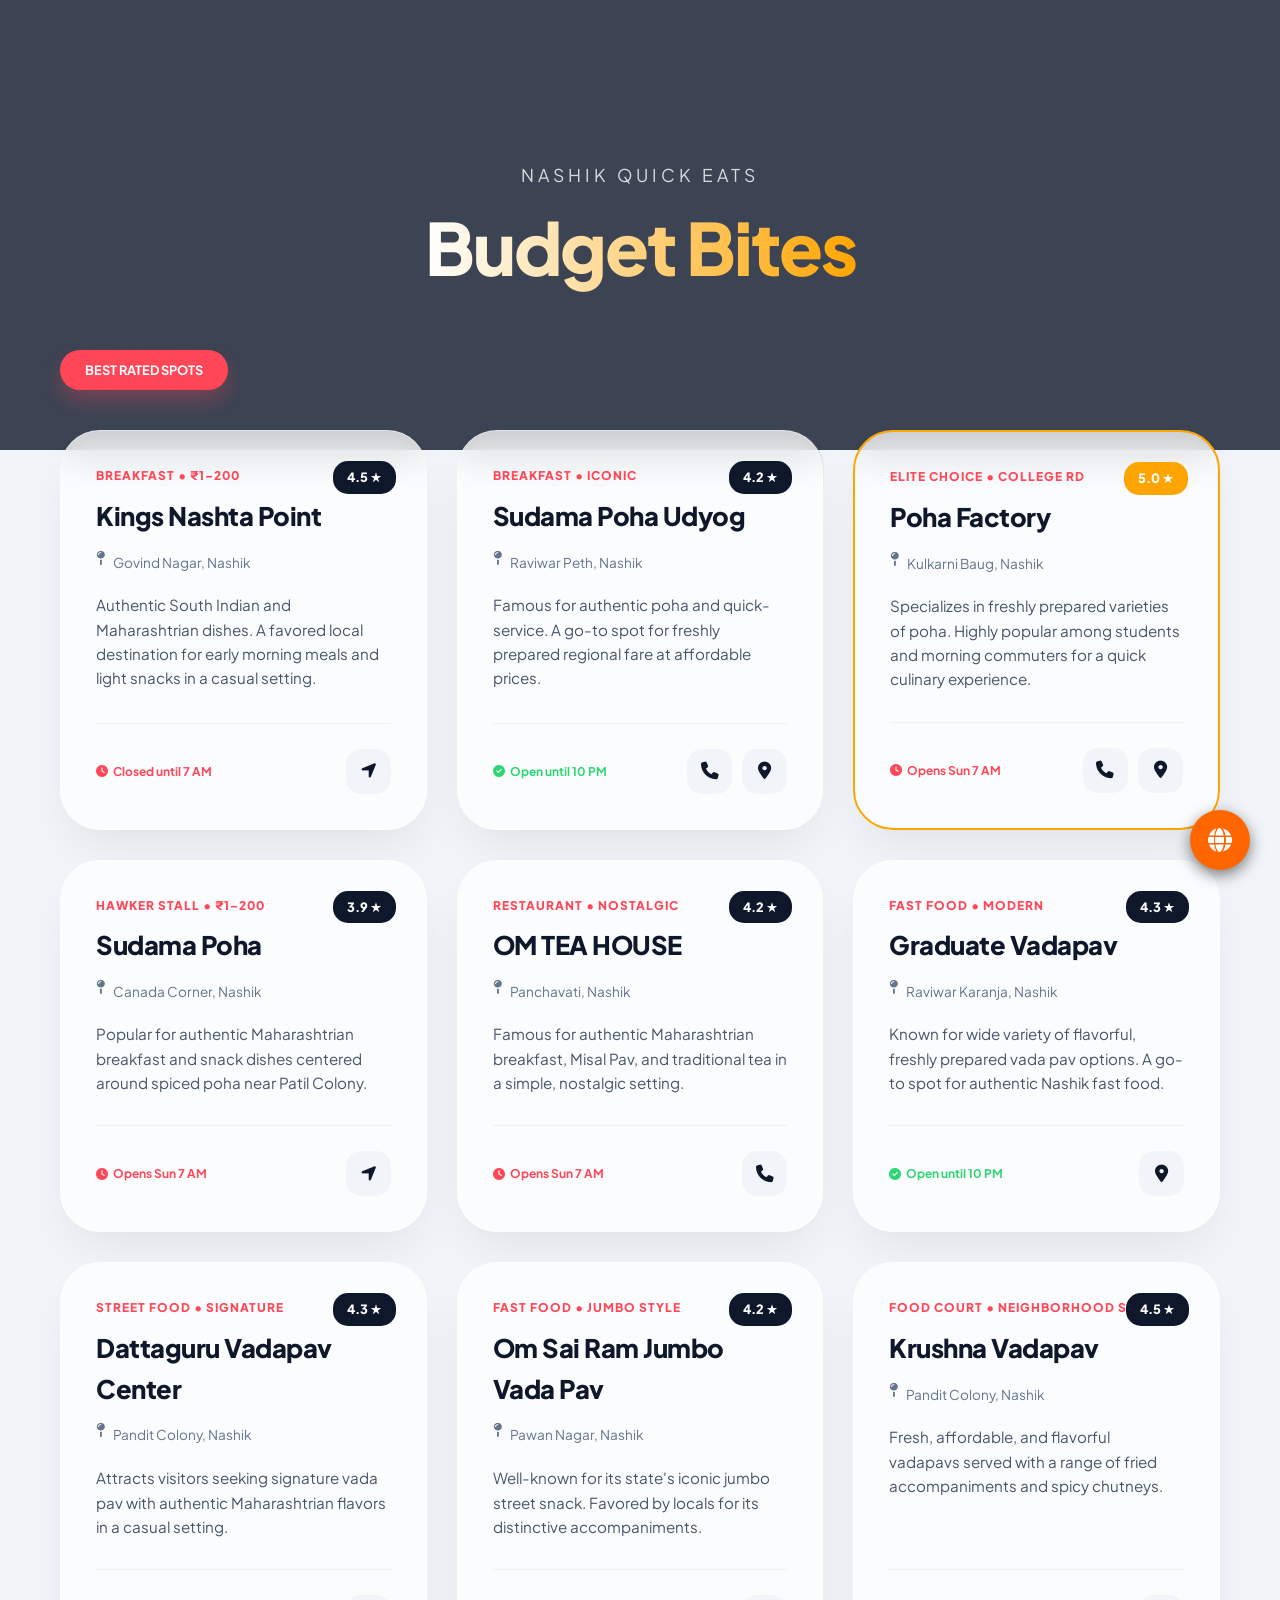
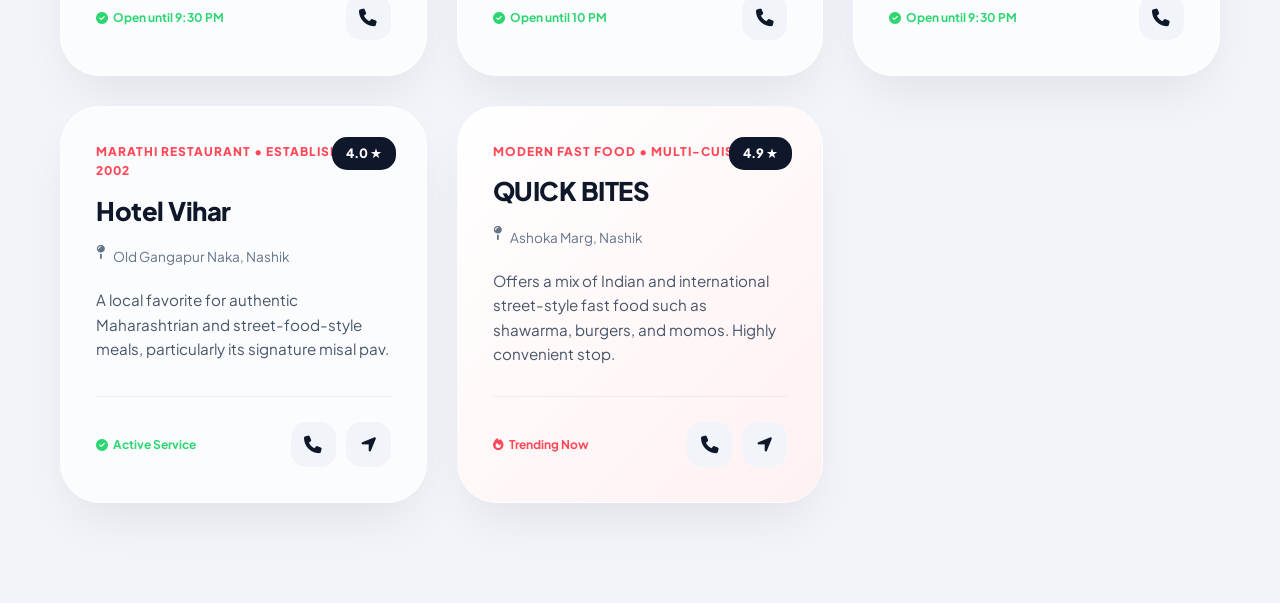
<file: Budget&QuickBites.html>
<!DOCTYPE html>
<html lang="en">
<head>
    <meta charset="UTF-8">
    <meta name="viewport" content="width=device-width, initial-scale=1.0">
    <title>Budget & Quick Bites | Nashik Elite Guide</title>
    <link rel="stylesheet" href="https://cdnjs.cloudflare.com/ajax/libs/font-awesome/6.5.1/css/all.min.css">
    <meta charset="UTF-8">
    <meta name="google" content="notranslate"> <link rel="stylesheet" href="style.css">
    <style>
        @import url('https://fonts.googleapis.com/css2?family=Plus+Jakarta+Sans:wght@300;400;600;800&display=swap');

        :root {
            --primary: #ff4757;
            --accent: #ffa502;
            --dark: #0f172a;
            --glass: rgba(255, 255, 255, 0.7);
            --bg: #f1f5f9;
        }

        * { margin: 0; padding: 0; box-sizing: border-box; transition: all 0.4s cubic-bezier(0.165, 0.84, 0.44, 1); }

        body {
            font-family: 'Plus Jakarta Sans', sans-serif;
            background-color: var(--bg);
            color: var(--dark);
            line-height: 1.6;
        }

        /* Luxury Header */
        header {
            height: 50vh;
            background: linear-gradient(rgba(15, 23, 42, 0.8), rgba(15, 23, 42, 0.8)), 
                        url('https://images.unsplash.com/photo-1534422298391-e4f8c172dddb?auto=format&fit=crop&w=1500&q=80');
            background-size: cover;
            background-attachment: fixed;
            display: flex;
            flex-direction: column;
            justify-content: center;
            align-items: center;
            text-align: center;
            color: white;
            padding: 20px;
        }

        header h1 {
            font-size: clamp(2.5rem, 8vw, 4.5rem);
            font-weight: 800;
            letter-spacing: -2px;
            background: linear-gradient(to right, #ffffff, #ffa502);
            background-clip: text;
            -webkit-text-fill-color: transparent;
        }

        header p { font-size: 1.1rem; letter-spacing: 4px; text-transform: uppercase; margin-top: 15px; opacity: 0.8; }

        /* Main Container */
        .container {
            max-width: 1200px;
            margin: -100px auto 100px;
            padding: 0 20px;
            position: relative;
        }

        .section-tag {
            background: var(--primary);
            color: white;
            padding: 10px 25px;
            border-radius: 50px;
            display: inline-block;
            font-weight: 700;
            font-size: 0.8rem;
            text-transform: uppercase;
            margin-bottom: 40px;
            box-shadow: 0 10px 20px rgba(255, 71, 87, 0.3);
        }

        /* Ultra Premium Card Grid */
        .grid {
            display: grid;
            grid-template-columns: repeat(auto-fill, minmax(350px, 1fr));
            gap: 30px;
        }

        .card {
            background: var(--glass);
            backdrop-filter: blur(20px);
            border: 1px solid rgba(255, 255, 255, 0.4);
            border-radius: 40px;
            padding: 35px;
            position: relative;
            box-shadow: 0 25px 50px -12px rgba(0, 0, 0, 0.08);
            display: flex;
            flex-direction: column;
        }

        .card:hover {
            transform: translateY(-15px);
            background: white;
            box-shadow: 0 40px 80px rgba(0, 0, 0, 0.12);
            border-color: var(--accent);
        }

        .rating-badge {
            position: absolute;
            top: 30px;
            right: 30px;
            background: var(--dark);
            color: white;
            padding: 6px 14px;
            border-radius: 15px;
            font-weight: 800;
            font-size: 0.8rem;
        }

        .type-tag {
            color: var(--primary);
            font-weight: 800;
            text-transform: uppercase;
            font-size: 0.75rem;
            letter-spacing: 1px;
            margin-bottom: 10px;
        }

        .card h2 {
            font-size: 1.6rem;
            font-weight: 800;
            margin-bottom: 15px;
            letter-spacing: -0.5px;
        }

        .address {
            font-size: 0.85rem;
            color: #64748b;
            margin-bottom: 20px;
            display: flex;
            gap: 8px;
        }

        .description {
            font-size: 0.95rem;
            color: #475569;
            margin-bottom: 30px;
            flex-grow: 1;
        }

        /* Card Footer Actions */
        .card-footer {
            display: flex;
            justify-content: space-between;
            align-items: center;
            padding-top: 25px;
            border-top: 1px solid rgba(0,0,0,0.05);
        }

        .status {
            font-size: 0.75rem;
            font-weight: 700;
            display: flex;
            align-items: center;
            gap: 5px;
        }

        .status.open { color: #2ed573; }
        .status.closed { color: #ff4757; }

        .btn-box { display: flex; gap: 10px; }

        .btn {
            width: 45px;
            height: 45px;
            border-radius: 15px;
            display: flex;
            align-items: center;
            justify-content: center;
            text-decoration: none;
            font-size: 1.1rem;
            background: #f1f5f9;
            color: var(--dark);
        }

        .btn:hover {
            background: var(--dark);
            color: white;
            transform: rotate(10deg);
        }

        /* Mobile Adjustments */
        @media (max-width: 600px) {
            .grid { grid-template-columns: 1fr; }
            header h1 { font-size: 2.5rem; }
        }
    </style>
</head>
<body>
    <div class="lang-fab" onclick="toggleLangMenu()">
        <i class="fas fa-globe"></i>
    </div>

    <div class="lang-menu" id="langMenu">
        <div class="lang-grid">
            <button onclick="changeLang('en')">English</button>
            <button onclick="changeLang('hi')">हिंदी</button>
            <button onclick="changeLang('mr')">मराठी</button>
            <button onclick="changeLang('bn')">বাংলা</button>
            <button onclick="changeLang('te')">తెలుగు</button>
            <button onclick="changeLang('ta')">தமிழ்</button>
            <button onclick="changeLang('gu')">ગુજરાતી</button>
            <button onclick="changeLang('kn')">ಕನ್ನಡ</button>
            <button onclick="changeLang('pa')">ਪੰਜਾਬੀ</button>
            <button onclick="changeLang('ml')">മലയാളം</button>
        </div>
    </div>

    <div id="google_translate_element"></div>

    <script src="script.js"></script>
    <script type="text/javascript" src="https://translate.google.com/translate_a/element.js?cb=googleTranslateElementInit"></script>


    <header>
        <p>Nashik Quick Eats</p>
        <h1>Budget Bites</h1>
    </header>

    <div class="container">
        <div class="section-tag">Best Rated Spots</div>
        
        <div class="grid">
            
            <div class="card">
                <div class="rating-badge">4.5 ★</div>
                <div class="type-tag">Breakfast • ₹1–200</div>
                <h2>Kings Nashta Point</h2>
                <p class="address"><i class="fas fa-map-pin"></i> Govind Nagar, Nashik</p>
                <p class="description">Authentic South Indian and Maharashtrian dishes. A favored local destination for early morning meals and light snacks in a casual setting.</p>
                <div class="card-footer">
                    <div class="status closed"><i class="fas fa-clock"></i> Closed until 7 AM</div>
                    <div class="btn-box">
                        <a href="#" class="btn"><i class="fas fa-location-arrow"></i></a>
                    </div>
                </div>
            </div>

            <div class="card">
                <div class="rating-badge">4.2 ★</div>
                <div class="type-tag">Breakfast • Iconic</div>
                <h2>Sudama Poha Udyog</h2>
                <p class="address"><i class="fas fa-map-pin"></i> Raviwar Peth, Nashik</p>
                <p class="description">Famous for authentic poha and quick-service. A go-to spot for freshly prepared regional fare at affordable prices.</p>
                <div class="card-footer">
                    <div class="status open"><i class="fas fa-check-circle"></i> Open until 10 PM</div>
                    <div class="btn-box">
                        <a href="tel:02532501049" class="btn"><i class="fas fa-phone"></i></a>
                        <a href="#" class="btn"><i class="fas fa-map-marker-alt"></i></a>
                    </div>
                </div>
            </div>

            <div class="card" style="border: 2px solid var(--accent);">
                <div class="rating-badge" style="background: var(--accent);">5.0 ★</div>
                <div class="type-tag">Elite Choice • College Rd</div>
                <h2>Poha Factory</h2>
                <p class="address"><i class="fas fa-map-pin"></i> Kulkarni Baug, Nashik</p>
                <p class="description">Specializes in freshly prepared varieties of poha. Highly popular among students and morning commuters for a quick culinary experience.</p>
                <div class="card-footer">
                    <div class="status closed"><i class="fas fa-clock"></i> Opens Sun 7 AM</div>
                    <div class="btn-box">
                        <a href="tel:08806411789" class="btn"><i class="fas fa-phone"></i></a>
                        <a href="#" class="btn"><i class="fas fa-map-marker-alt"></i></a>
                    </div>
                </div>
            </div>

            <div class="card">
                <div class="rating-badge">3.9 ★</div>
                <div class="type-tag">Hawker Stall • ₹1–200</div>
                <h2>Sudama Poha</h2>
                <p class="address"><i class="fas fa-map-pin"></i> Canada Corner, Nashik</p>
                <p class="description">Popular for authentic Maharashtrian breakfast and snack dishes centered around spiced poha near Patil Colony.</p>
                <div class="card-footer">
                    <div class="status closed"><i class="fas fa-clock"></i> Opens Sun 7 AM</div>
                    <div class="btn-box">
                        <a href="#" class="btn"><i class="fas fa-location-arrow"></i></a>
                    </div>
                </div>
            </div>

            <div class="card">
                <div class="rating-badge">4.2 ★</div>
                <div class="type-tag">Restaurant • Nostalgic</div>
                <h2>OM TEA HOUSE</h2>
                <p class="address"><i class="fas fa-map-pin"></i> Panchavati, Nashik</p>
                <p class="description">Famous for authentic Maharashtrian breakfast, Misal Pav, and traditional tea in a simple, nostalgic setting.</p>
                <div class="card-footer">
                    <div class="status closed"><i class="fas fa-clock"></i> Opens Sun 7 AM</div>
                    <div class="btn-group">
                        <a href="tel:08605803344" class="btn"><i class="fas fa-phone"></i></a>
                    </div>
                </div>
            </div>

            <div class="card">
                <div class="rating-badge">4.3 ★</div>
                <div class="type-tag">Fast Food • Modern</div>
                <h2>Graduate Vadapav</h2>
                <p class="address"><i class="fas fa-map-pin"></i> Raviwar Karanja, Nashik</p>
                <p class="description">Known for wide variety of flavorful, freshly prepared vada pav options. A go-to spot for authentic Nashik fast food.</p>
                <div class="card-footer">
                    <div class="status open"><i class="fas fa-check-circle"></i> Open until 10 PM</div>
                    <div class="btn-box">
                        <a href="#" class="btn"><i class="fas fa-map-marker-alt"></i></a>
                    </div>
                </div>
            </div>

            <div class="card">
                <div class="rating-badge">4.3 ★</div>
                <div class="type-tag">Street Food • Signature</div>
                <h2>Dattaguru Vadapav Center</h2>
                <p class="address"><i class="fas fa-map-pin"></i> Pandit Colony, Nashik</p>
                <p class="description">Attracts visitors seeking signature vada pav with authentic Maharashtrian flavors in a casual setting.</p>
                <div class="card-footer">
                    <div class="status open"><i class="fas fa-check-circle"></i> Open until 9:30 PM</div>
                    <div class="btn-box">
                        <a href="tel:09604554993" class="btn"><i class="fas fa-phone"></i></a>
                    </div>
                </div>
            </div>

            <div class="card">
                <div class="rating-badge">4.2 ★</div>
                <div class="type-tag">Fast Food • Jumbo Style</div>
                <h2>Om Sai Ram Jumbo Vada Pav</h2>
                <p class="address"><i class="fas fa-map-pin"></i> Pawan Nagar, Nashik</p>
                <p class="description">Well-known for its state's iconic jumbo street snack. Favored by locals for its distinctive accompaniments.</p>
                <div class="card-footer">
                    <div class="status open"><i class="fas fa-check-circle"></i> Open until 10 PM</div>
                    <div class="btn-box">
                        <a href="tel:09834991320" class="btn"><i class="fas fa-phone"></i></a>
                    </div>
                </div>
            </div>

            <div class="card">
                <div class="rating-badge">4.5 ★</div>
                <div class="type-tag">Food Court • Neighborhood Stop</div>
                <h2>Krushna Vadapav</h2>
                <p class="address"><i class="fas fa-map-pin"></i> Pandit Colony, Nashik</p>
                <p class="description">Fresh, affordable, and flavorful vadapavs served with a range of fried accompaniments and spicy chutneys.</p>
                <div class="card-footer">
                    <div class="status open"><i class="fas fa-check-circle"></i> Open until 9:30 PM</div>
                    <div class="btn-box">
                        <a href="tel:08999865376" class="btn"><i class="fas fa-phone"></i></a>
                    </div>
                </div>
            </div>

            <div class="card">
                <div class="rating-badge">4.0 ★</div>
                <div class="type-tag">Marathi Restaurant • Established 2002</div>
                <h2>Hotel Vihar</h2>
                <p class="address"><i class="fas fa-map-pin"></i> Old Gangapur Naka, Nashik</p>
                <p class="description">A local favorite for authentic Maharashtrian and street-food-style meals, particularly its signature misal pav.</p>
                <div class="card-footer">
                    <div class="status open"><i class="fas fa-check-circle"></i> Active Service</div>
                    <div class="btn-box">
                        <a href="tel:08856082809" class="btn"><i class="fas fa-phone"></i></a>
                        <a href="#" class="btn"><i class="fas fa-location-arrow"></i></a>
                    </div>
                </div>
            </div>

            <div class="card" style="background: linear-gradient(135deg, white, #fff1f2);">
                <div class="rating-badge">4.9 ★</div>
                <div class="type-tag">Modern Fast Food • Multi-Cuisine</div>
                <h2>QUICK BITES</h2>
                <p class="address"><i class="fas fa-map-pin"></i> Ashoka Marg, Nashik</p>
                <p class="description">Offers a mix of Indian and international street-style fast food such as shawarma, burgers, and momos. Highly convenient stop.</p>
                <div class="card-footer">
                    <div class="status open" style="color: var(--primary);"><i class="fas fa-fire"></i> Trending Now</div>
                    <div class="btn-box">
                        <a href="tel:08698649153" class="btn"><i class="fas fa-phone"></i></a>
                        <a href="#" class="btn"><i class="fas fa-location-arrow"></i></a>
                    </div>
                </div>
            </div>

        </div>
    </div>

</body>
</html>
</file>
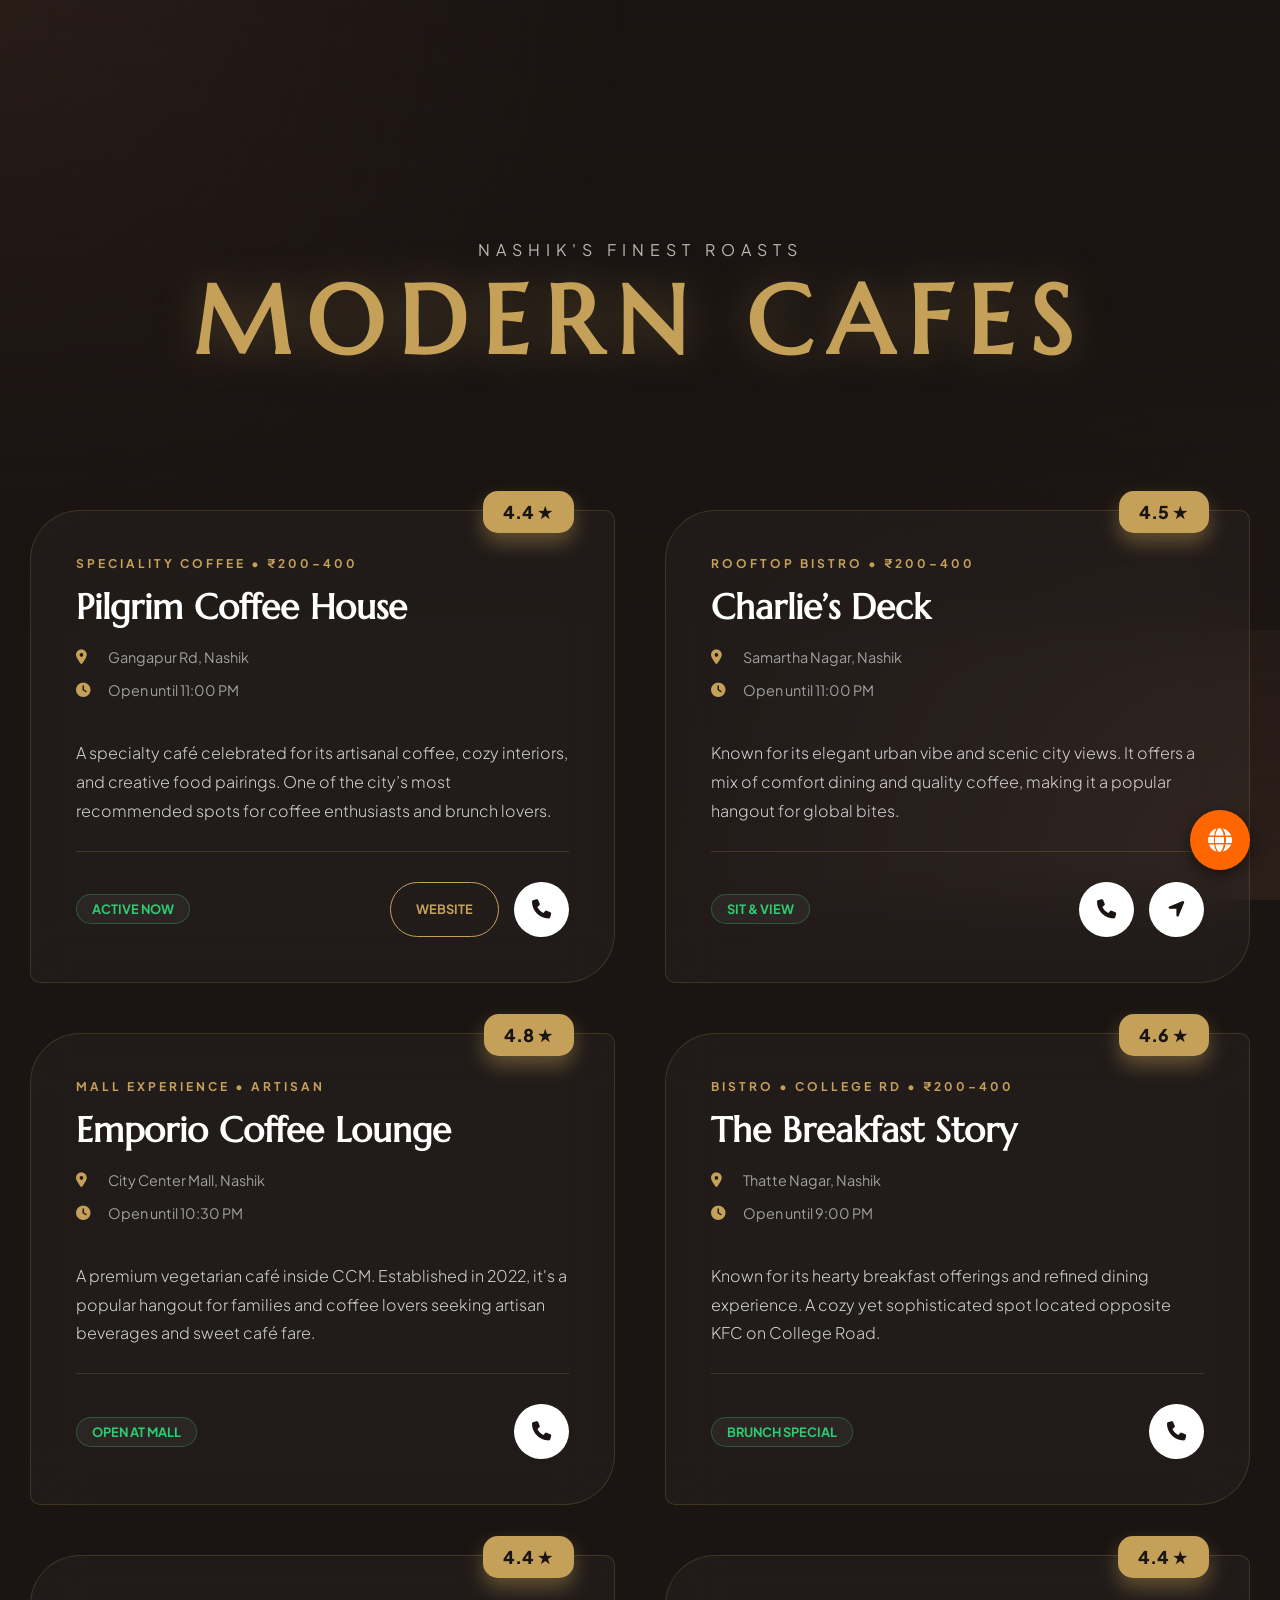
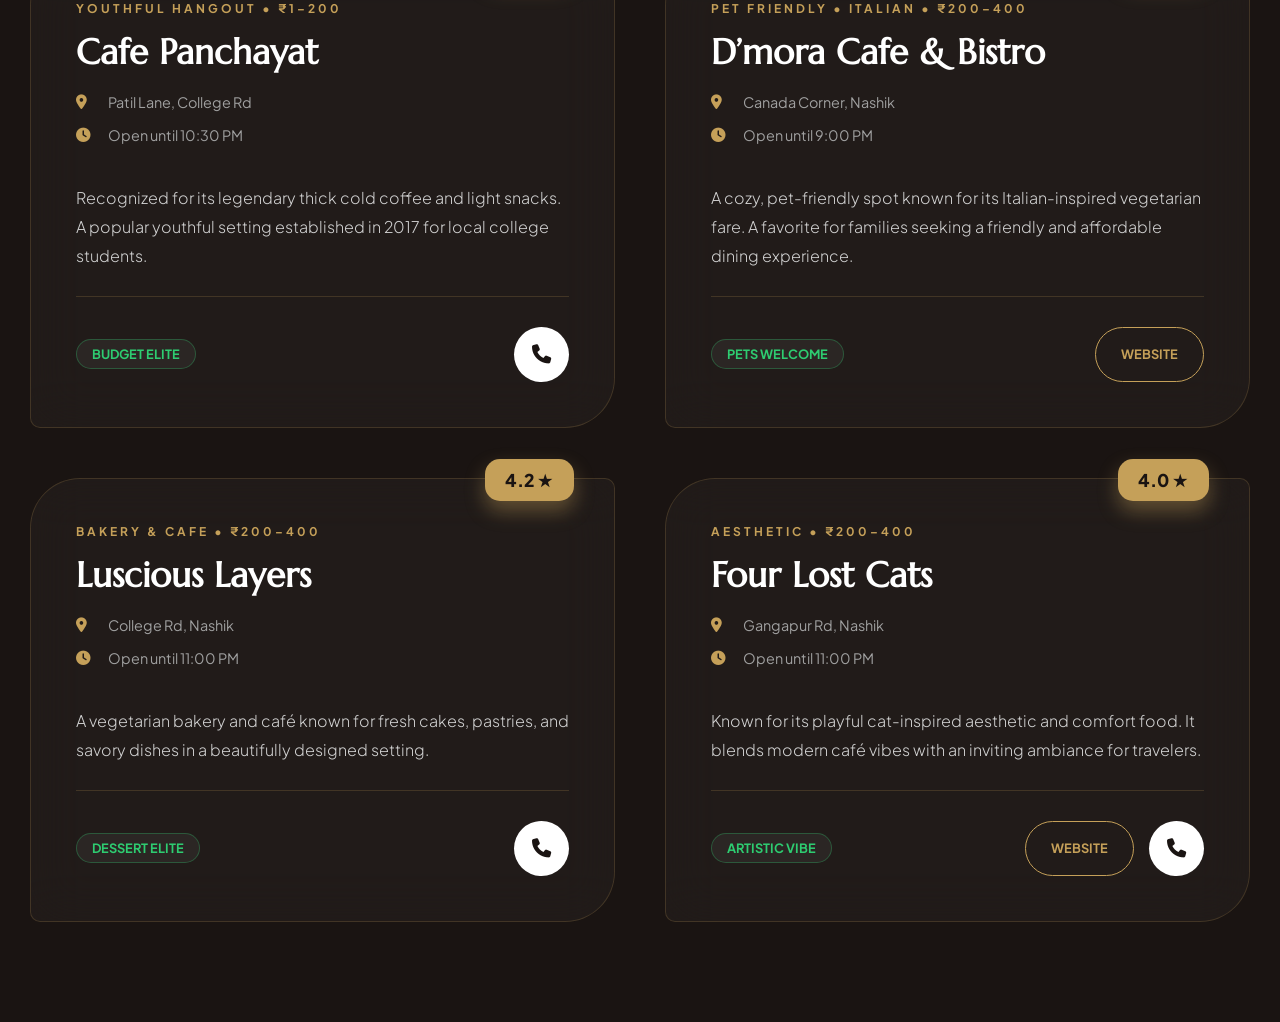
<file: mordencafe.html>
<!DOCTYPE html>
<html lang="en">
<head>
    <meta charset="UTF-8">
    <meta name="viewport" content="width=device-width, initial-scale=1.0">
    <title>Modern Cafes | Nashik Elite Coffee Guide</title>
    <link rel="stylesheet" href="https://cdnjs.cloudflare.com/ajax/libs/font-awesome/6.5.1/css/all.min.css">
    <meta charset="UTF-8">
    <meta name="google" content="notranslate"> <link rel="stylesheet" href="style.css">
    <style>
        @import url('https://fonts.googleapis.com/css2?family=Marcellus&family=Plus+Jakarta+Sans:wght@300;400;600;800&display=swap');

        :root {
            --cafe-gold: #c5a059;
            --espresso-dark: #1a1412;
            --cream: #fdfaf7;
            --glass: rgba(255, 255, 255, 0.03);
            --border: rgba(197, 160, 89, 0.2);
        }

        * { margin: 0; padding: 0; box-sizing: border-box; transition: all 0.5s cubic-bezier(0.2, 1, 0.3, 1); }

        body {
            background-color: var(--espresso-dark);
            font-family: 'Plus Jakarta Sans', sans-serif;
            color: var(--cream);
            overflow-x: hidden;
        }

        /* --- Luxury Background Animation --- */
        .bg-elements {
            position: fixed;
            top: 0; left: 0; width: 100%; height: 100%;
            background: radial-gradient(circle at 0% 0%, #2c1f1a 0%, transparent 40%),
                        radial-gradient(circle at 100% 100%, #2c1f1a 0%, transparent 40%);
            z-index: -1;
        }

        /* --- Ultra Pro Max Header --- */
        header {
            height: 70vh;
            display: flex;
            flex-direction: column;
            justify-content: center;
            align-items: center;
            text-align: center;
            background: linear-gradient(to bottom, rgba(26, 20, 18, 0.2), var(--espresso-dark)),
                        url('https://images.unsplash.com/photo-1495474472287-4d71bcdd2085?auto=format&fit=crop&w=1500&q=80');
            background-size: cover;
            background-position: center;
            background-attachment: fixed;
        }

        header h1 {
            font-family: 'Marcellus', serif;
            font-size: clamp(3rem, 12vw, 6rem);
            color: var(--cafe-gold);
            text-transform: uppercase;
            letter-spacing: 15px;
            margin-bottom: 10px;
            filter: drop-shadow(0 0 20px rgba(197, 160, 89, 0.3));
        }

        header p {
            font-size: 1rem;
            letter-spacing: 6px;
            text-transform: uppercase;
            opacity: 0.7;
        }

        /* --- Container & Grid --- */
        .container {
            max-width: 1400px;
            margin: -120px auto 100px;
            padding: 0 30px;
        }

        .cafe-grid {
            display: grid;
            grid-template-columns: repeat(auto-fill, minmax(400px, 1fr));
            gap: 50px;
        }

        /* --- Luxury Cafe Card --- */
        .cafe-card {
            background: var(--glass);
            backdrop-filter: blur(25px);
            border: 1px solid var(--border);
            border-radius: 50px 10px 50px 10px;
            padding: 45px;
            position: relative;
            display: flex;
            flex-direction: column;
        }

        .cafe-card:hover {
            transform: translateY(-20px);
            background: rgba(197, 160, 89, 0.05);
            border-color: var(--cafe-gold);
            box-shadow: 0 40px 100px rgba(0,0,0,0.5);
        }

        .rating-box {
            position: absolute;
            top: -20px;
            right: 40px;
            background: var(--cafe-gold);
            color: var(--espresso-dark);
            padding: 10px 20px;
            border-radius: 15px;
            font-weight: 900;
            font-size: 1.1rem;
            box-shadow: 0 10px 20px rgba(197, 160, 89, 0.4);
        }

        .cafe-tag {
            color: var(--cafe-gold);
            font-weight: 700;
            font-size: 0.75rem;
            text-transform: uppercase;
            letter-spacing: 3px;
            margin-bottom: 15px;
            display: block;
        }

        .cafe-card h2 {
            font-family: 'Marcellus', serif;
            font-size: 2.2rem;
            margin-bottom: 20px;
            color: #fff;
            line-height: 1.2;
        }

        .info-row {
            display: flex;
            align-items: center;
            gap: 12px;
            font-size: 0.9rem;
            color: #a0a0a0;
            margin-bottom: 15px;
        }

        .info-row i { color: var(--cafe-gold); width: 20px; }

        .cafe-desc {
            font-size: 1rem;
            line-height: 1.8;
            color: #d1d1d1;
            margin: 25px 0;
            font-weight: 300;
            flex-grow: 1;
        }

        /* --- Action Buttons --- */
        .footer-actions {
            display: flex;
            justify-content: space-between;
            align-items: center;
            padding-top: 30px;
            border-top: 1px solid var(--border);
        }

        .status-pill {
            font-size: 0.8rem;
            font-weight: 700;
            padding: 6px 15px;
            border-radius: 50px;
            background: rgba(255,255,255,0.05);
        }

        .status-pill.open { color: #2ecc71; border: 1px solid rgba(46, 204, 113, 0.3); }
        .status-pill.closed { color: #e74c3c; border: 1px solid rgba(231, 76, 60, 0.3); }

        .btn-group { display: flex; gap: 15px; }

        .icon-btn {
            width: 55px;
            height: 55px;
            border-radius: 50%;
            background: white;
            color: var(--espresso-dark);
            display: flex;
            align-items: center;
            justify-content: center;
            text-decoration: none;
            font-size: 1.2rem;
        }

        .icon-btn:hover {
            background: var(--cafe-gold);
            color: white;
            transform: scale(1.1) rotate(15deg);
        }

        .web-btn {
            padding: 0 25px;
            height: 55px;
            border-radius: 30px;
            border: 1px solid var(--cafe-gold);
            color: var(--cafe-gold);
            display: flex;
            align-items: center;
            text-decoration: none;
            font-weight: 700;
            font-size: 0.8rem;
            text-transform: uppercase;
        }

        .web-btn:hover { background: var(--cafe-gold); color: white; }

        /* Responsive UI */
        @media (max-width: 900px) {
            .cafe-grid { grid-template-columns: 1fr; }
            header h1 { font-size: 3rem; letter-spacing: 8px; }
            .cafe-card { padding: 35px; }
        }
    </style>
</head>
<body>
    <div class="lang-fab" onclick="toggleLangMenu()">
        <i class="fas fa-globe"></i>
    </div>

    <div class="lang-menu" id="langMenu">
        <div class="lang-grid">
            <button onclick="changeLang('en')">English</button>
            <button onclick="changeLang('hi')">हिंदी</button>
            <button onclick="changeLang('mr')">मराठी</button>
            <button onclick="changeLang('bn')">বাংলা</button>
            <button onclick="changeLang('te')">తెలుగు</button>
            <button onclick="changeLang('ta')">தமிழ்</button>
            <button onclick="changeLang('gu')">ગુજરાતી</button>
            <button onclick="changeLang('kn')">ಕನ್ನಡ</button>
            <button onclick="changeLang('pa')">ਪੰਜਾਬੀ</button>
            <button onclick="changeLang('ml')">മലയാളം</button>
        </div>
    </div>

    <div id="google_translate_element"></div>

    <script src="script.js"></script>
    <script type="text/javascript" src="https://translate.google.com/translate_a/element.js?cb=googleTranslateElementInit"></script>

    <div class="bg-elements"></div>

    <header>
        <p>Nashik's Finest Roasts</p>
        <h1>MODERN CAFES</h1>
    </header>

    <div class="container">
        <div class="cafe-grid">

            <div class="cafe-card">
                <div class="rating-box">4.4 ★</div>
                <span class="cafe-tag">Speciality Coffee • ₹200–400</span>
                <h2>Pilgrim Coffee House</h2>
                <div class="info-row"><i class="fas fa-map-marker-alt"></i> Gangapur Rd, Nashik</div>
                <div class="info-row"><i class="fas fa-clock"></i> Open until 11:00 PM</div>
                <p class="cafe-desc">A specialty café celebrated for its artisanal coffee, cozy interiors, and creative food pairings. One of the city’s most recommended spots for coffee enthusiasts and brunch lovers.</p>
                <div class="footer-actions">
                    <div class="status-pill open">ACTIVE NOW</div>
                    <div class="btn-group">
                        <a href="#" class="web-btn">Website</a>
                        <a href="tel:08459839568" class="icon-btn"><i class="fas fa-phone"></i></a>
                    </div>
                </div>
            </div>

            <div class="cafe-card">
                <div class="rating-box">4.5 ★</div>
                <span class="cafe-tag">Rooftop Bistro • ₹200–400</span>
                <h2>Charlie’s Deck</h2>
                <div class="info-row"><i class="fas fa-map-marker-alt"></i> Samartha Nagar, Nashik</div>
                <div class="info-row"><i class="fas fa-clock"></i> Open until 11:00 PM</div>
                <p class="cafe-desc">Known for its elegant urban vibe and scenic city views. It offers a mix of comfort dining and quality coffee, making it a popular hangout for global bites.</p>
                <div class="footer-actions">
                    <div class="status-pill open">SIT & VIEW</div>
                    <div class="btn-group">
                        <a href="tel:07775955509" class="icon-btn"><i class="fas fa-phone"></i></a>
                        <a href="#" class="icon-btn"><i class="fas fa-location-arrow"></i></a>
                    </div>
                </div>
            </div>

            <div class="cafe-card">
                <div class="rating-box">4.8 ★</div>
                <span class="cafe-tag">Mall Experience • Artisan</span>
                <h2>Emporio Coffee Lounge</h2>
                <div class="info-row"><i class="fas fa-map-marker-alt"></i> City Center Mall, Nashik</div>
                <div class="info-row"><i class="fas fa-clock"></i> Open until 10:30 PM</div>
                <p class="cafe-desc">A premium vegetarian café inside CCM. Established in 2022, it's a popular hangout for families and coffee lovers seeking artisan beverages and sweet café fare.</p>
                <div class="footer-actions">
                    <div class="status-pill open">OPEN AT MALL</div>
                    <div class="btn-group">
                        <a href="tel:08482816555" class="icon-btn"><i class="fas fa-phone"></i></a>
                    </div>
                </div>
            </div>

            <div class="cafe-card">
                <div class="rating-box">4.6 ★</div>
                <span class="cafe-tag">Bistro • College Rd • ₹200–400</span>
                <h2>The Breakfast Story</h2>
                <div class="info-row"><i class="fas fa-map-marker-alt"></i> Thatte Nagar, Nashik</div>
                <div class="info-row"><i class="fas fa-clock"></i> Open until 9:00 PM</div>
                <p class="cafe-desc">Known for its hearty breakfast offerings and refined dining experience. A cozy yet sophisticated spot located opposite KFC on College Road.</p>
                <div class="footer-actions">
                    <div class="status-pill open">BRUNCH SPECIAL</div>
                    <div class="btn-group">
                        <a href="tel:09767363709" class="icon-btn"><i class="fas fa-phone"></i></a>
                    </div>
                </div>
            </div>

            <div class="cafe-card">
                <div class="rating-box">4.4 ★</div>
                <span class="cafe-tag">Youthful Hangout • ₹1–200</span>
                <h2>Cafe Panchayat</h2>
                <div class="info-row"><i class="fas fa-map-marker-alt"></i> Patil Lane, College Rd</div>
                <div class="info-row"><i class="fas fa-clock"></i> Open until 10:30 PM</div>
                <p class="cafe-desc">Recognized for its legendary thick cold coffee and light snacks. A popular youthful setting established in 2017 for local college students.</p>
                <div class="footer-actions">
                    <div class="status-pill open">BUDGET ELITE</div>
                    <div class="btn-group">
                        <a href="tel:08888008368" class="icon-btn"><i class="fas fa-phone"></i></a>
                    </div>
                </div>
            </div>

            <div class="cafe-card">
                <div class="rating-box">4.4 ★</div>
                <span class="cafe-tag">Pet Friendly • Italian • ₹200–400</span>
                <h2>D’mora Cafe & Bistro</h2>
                <div class="info-row"><i class="fas fa-map-marker-alt"></i> Canada Corner, Nashik</div>
                <div class="info-row"><i class="fas fa-clock"></i> Open until 9:00 PM</div>
                <p class="cafe-desc">A cozy, pet-friendly spot known for its Italian-inspired vegetarian fare. A favorite for families seeking a friendly and affordable dining experience.</p>
                <div class="footer-actions">
                    <div class="status-pill open">PETS WELCOME</div>
                    <div class="btn-group">
                        <a href="#" class="web-btn">Website</a>
                    </div>
                </div>
            </div>

            <div class="cafe-card">
                <div class="rating-box">4.2 ★</div>
                <span class="cafe-tag">Bakery & Cafe • ₹200–400</span>
                <h2>Luscious Layers</h2>
                <div class="info-row"><i class="fas fa-map-marker-alt"></i> College Rd, Nashik</div>
                <div class="info-row"><i class="fas fa-clock"></i> Open until 11:00 PM</div>
                <p class="cafe-desc">A vegetarian bakery and café known for fresh cakes, pastries, and savory dishes in a beautifully designed setting.</p>
                <div class="footer-actions">
                    <div class="status-pill open">DESSERT ELITE</div>
                    <div class="btn-group">
                        <a href="tel:07722082092" class="icon-btn"><i class="fas fa-phone"></i></a>
                    </div>
                </div>
            </div>

            <div class="cafe-card">
                <div class="rating-box">4.0 ★</div>
                <span class="cafe-tag">Aesthetic • ₹200–400</span>
                <h2>Four Lost Cats</h2>
                <div class="info-row"><i class="fas fa-map-marker-alt"></i> Gangapur Rd, Nashik</div>
                <div class="info-row"><i class="fas fa-clock"></i> Open until 11:00 PM</div>
                <p class="cafe-desc">Known for its playful cat-inspired aesthetic and comfort food. It blends modern café vibes with an inviting ambiance for travelers.</p>
                <div class="footer-actions">
                    <div class="status-pill open">ARTISTIC VIBE</div>
                    <div class="btn-group">
                        <a href="#" class="web-btn">Website</a>
                        <a href="tel:02534035695" class="icon-btn"><i class="fas fa-phone"></i></a>
                    </div>
                </div>
            </div>

        </div>
    </div>

</body>
</html>
</file>
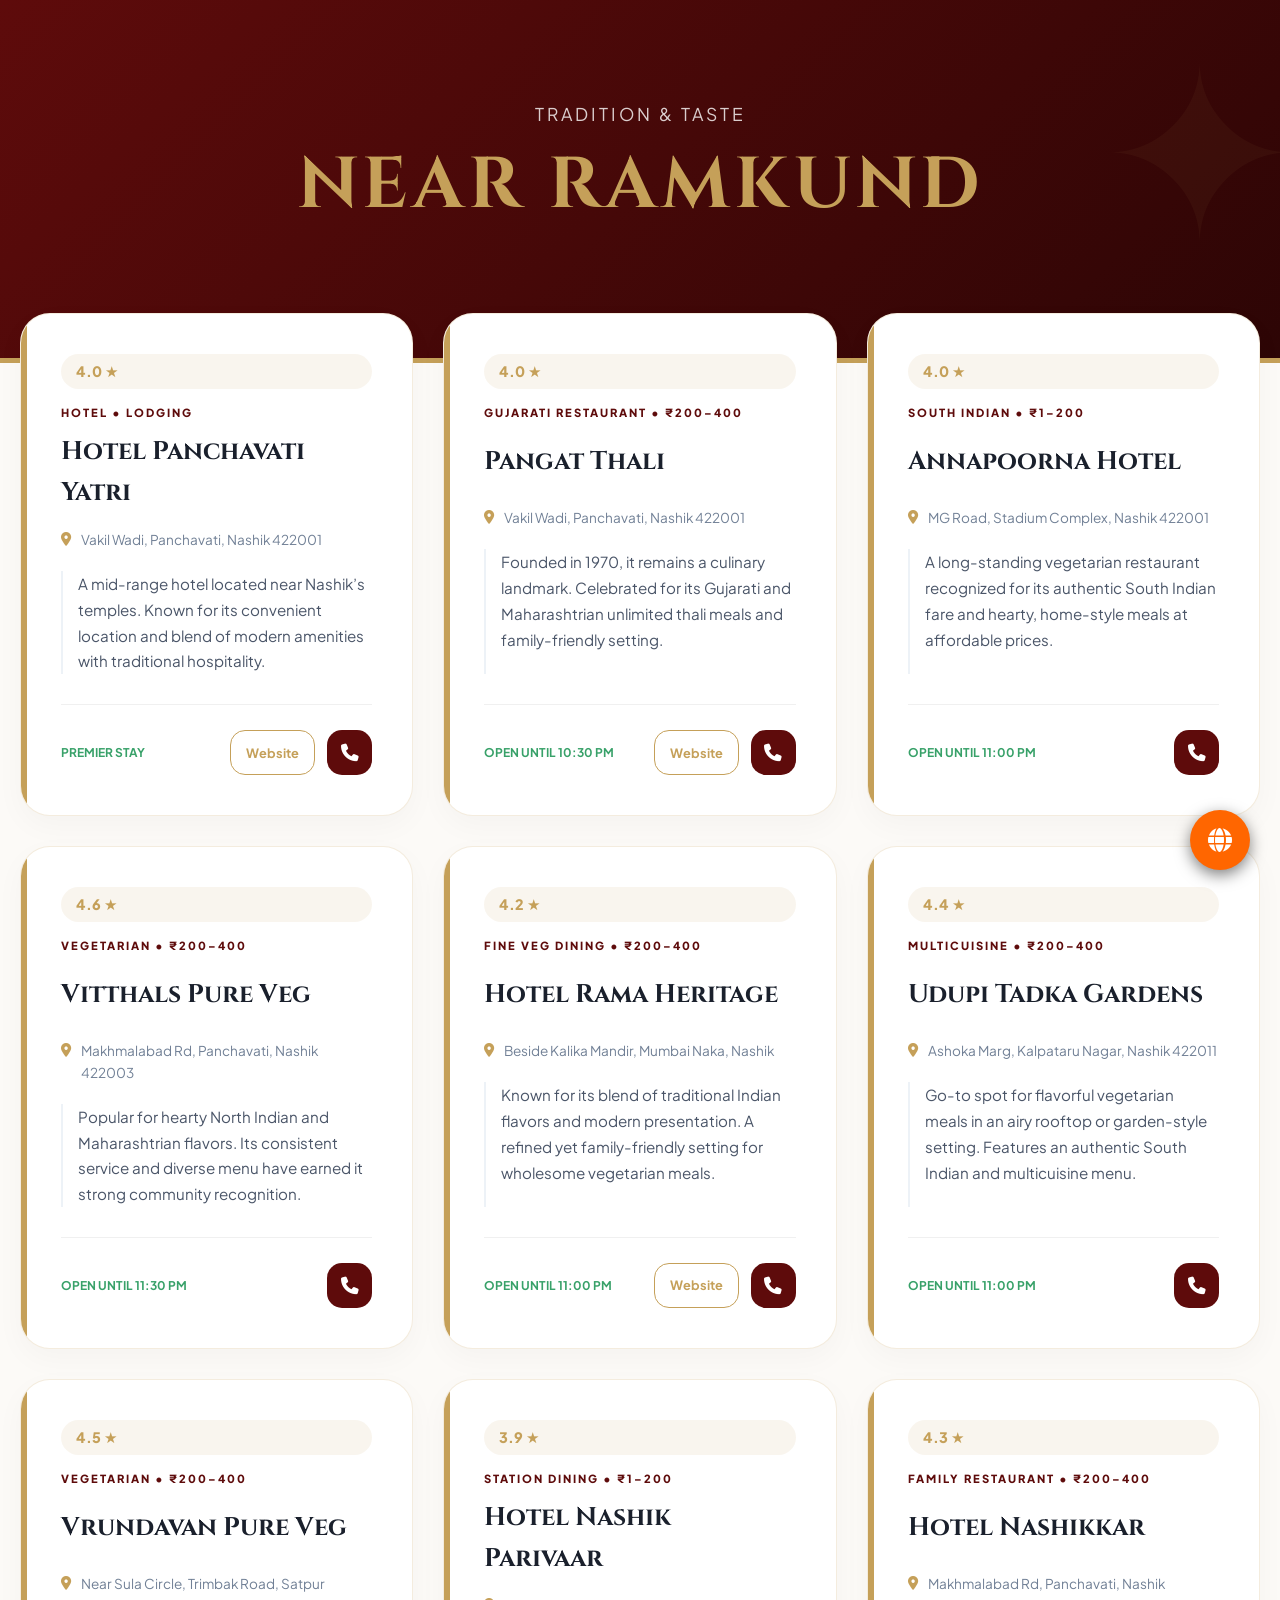
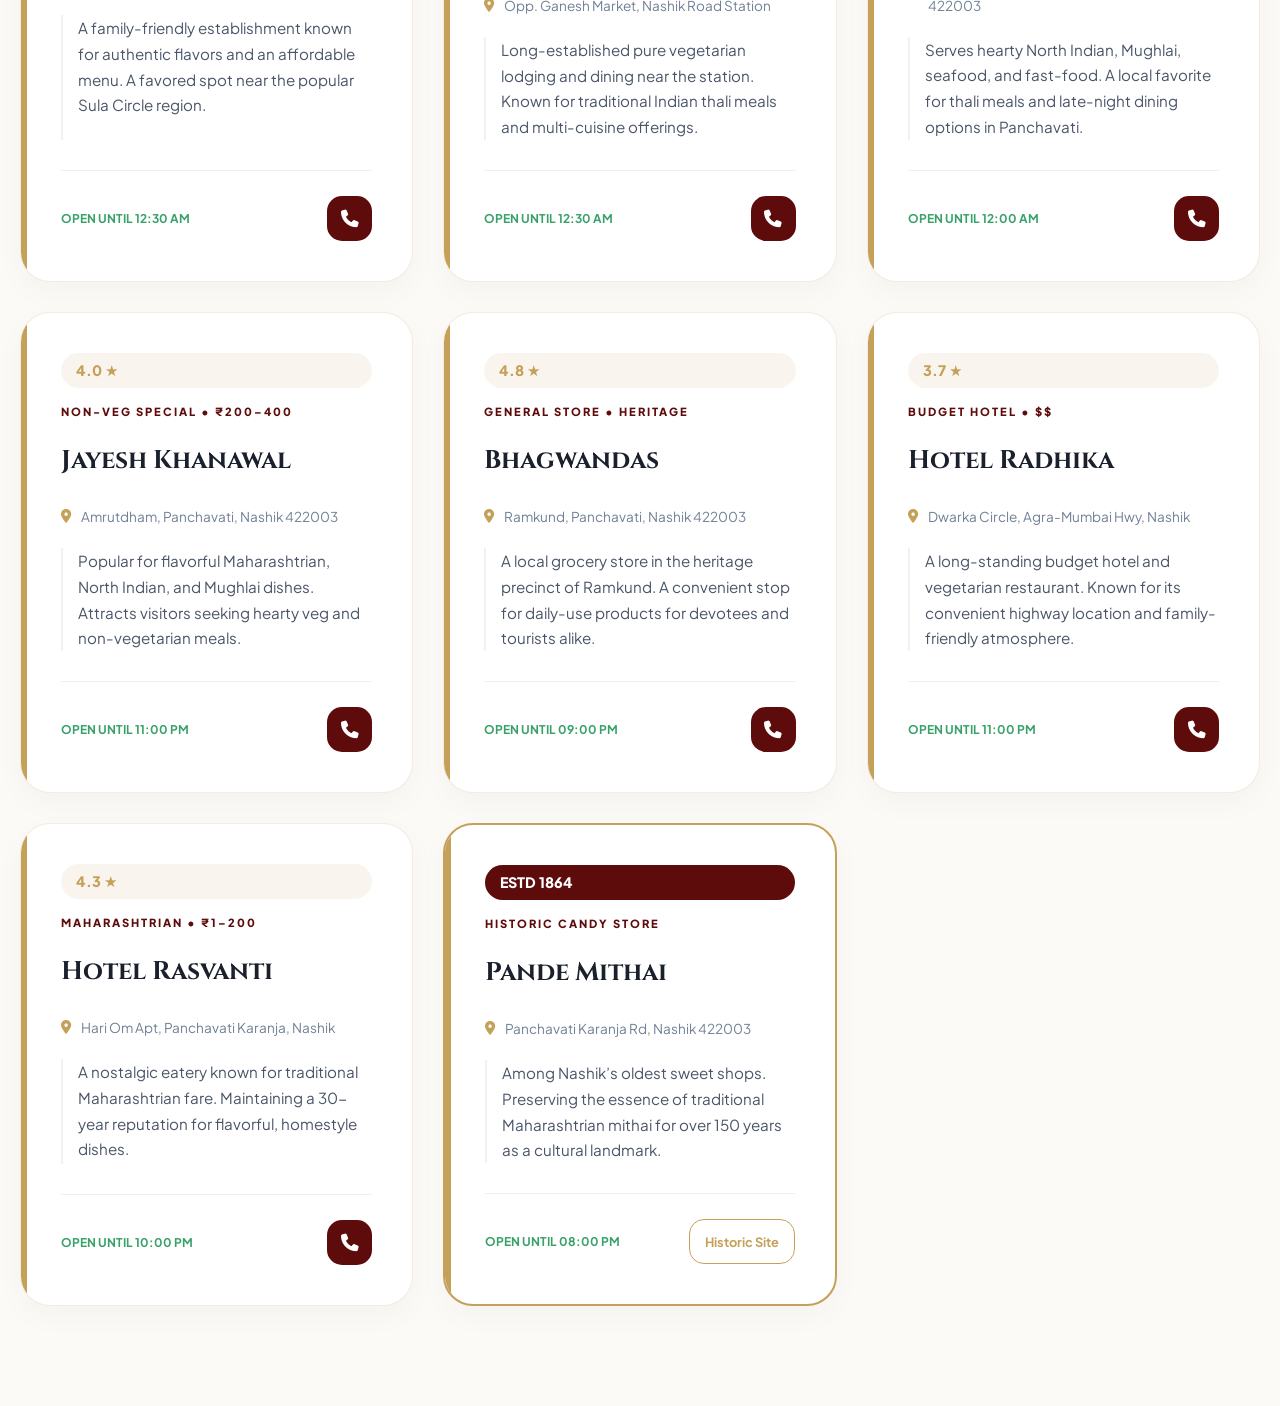
<file: nearramkund.html>
<!DOCTYPE html>
<html lang="en">
<head>
    <meta charset="UTF-8">
    <meta name="viewport" content="width=device-width, initial-scale=1.0">
    <title>Heritage Eats | Near Ramkund Nashik</title>
    <link rel="stylesheet" href="https://cdnjs.cloudflare.com/ajax/libs/font-awesome/6.5.1/css/all.min.css">
    <meta charset="UTF-8">
    <meta name="google" content="notranslate"> <link rel="stylesheet" href="style.css">
    <style>
        @import url('https://fonts.googleapis.com/css2?family=Cinzel:wght@700&family=Plus+Jakarta+Sans:wght@300;400;600;800&display=swap');

        :root {
            --royal-gold: #c5a059;
            --heritage-maroon: #5e0b0b;
            --marble-white: #ffffff;
            --text-gray: #4a5568;
            --border-light: rgba(197, 160, 89, 0.2);
        }

        * { margin: 0; padding: 0; box-sizing: border-box; }

        body {
            background-color: #fcfaf7;
            font-family: 'Plus Jakarta Sans', sans-serif;
            color: #2d3748;
            line-height: 1.6;
        }

        /* --- Luxury Header --- */
        header {
            background: linear-gradient(135deg, var(--heritage-maroon) 0%, #2d0505 100%);
            padding: 100px 20px;
            text-align: center;
            color: var(--royal-gold);
            position: relative;
            overflow: hidden;
            border-bottom: 5px solid var(--royal-gold);
        }

        header::before {
            content: "✦";
            position: absolute;
            font-size: 15rem;
            opacity: 0.05;
            top: -50px;
            right: -20px;
        }

        header h1 {
            font-family: 'Cinzel', serif;
            font-size: clamp(2rem, 8vw, 4.5rem);
            letter-spacing: 4px;
            margin-bottom: 15px;
            text-transform: uppercase;
        }

        header p {
            color: white;
            font-size: 1.1rem;
            letter-spacing: 3px;
            text-transform: uppercase;
            opacity: 0.8;
        }

        /* --- Grid Layout --- */
        .container {
            max-width: 1300px;
            margin: -50px auto 100px;
            padding: 0 20px;
        }

        .grid {
            display: grid;
            grid-template-columns: repeat(auto-fill, minmax(380px, 1fr));
            gap: 30px;
        }

        /* --- Ultra Pro Max Card (No Photo Style) --- */
        .card {
            background: var(--marble-white);
            border: 1px solid var(--border-light);
            border-radius: 30px;
            padding: 40px;
            position: relative;
            transition: all 0.4s cubic-bezier(0.175, 0.885, 0.32, 1.275);
            display: flex;
            flex-direction: column;
            box-shadow: 0 10px 30px rgba(0,0,0,0.03);
            overflow: hidden;
        }

        .card::after {
            content: "";
            position: absolute;
            top: 0; left: 0; width: 6px; height: 100%;
            background: var(--royal-gold);
        }

        .card:hover {
            transform: translateY(-15px);
            box-shadow: 0 40px 70px rgba(94, 11, 11, 0.1);
            border-color: var(--royal-gold);
        }

        /* --- Card Content Elements --- */
        .rating-badge {
            display: inline-block;
            background: rgba(197, 160, 89, 0.1);
            color: var(--royal-gold);
            padding: 6px 15px;
            border-radius: 50px;
            font-weight: 800;
            font-size: 0.9rem;
            margin-bottom: 15px;
        }

        .category {
            font-size: 0.7rem;
            text-transform: uppercase;
            letter-spacing: 2px;
            color: var(--heritage-maroon);
            font-weight: 800;
            margin-bottom: 10px;
        }

        .card h2 {
            font-family: 'Cinzel', serif;
            font-size: 1.6rem;
            color: #1a202c;
            margin-bottom: 15px;
            min-height: 60px;
            display: flex;
            align-items: center;
        }

        .address {
            font-size: 0.85rem;
            color: #718096;
            margin-bottom: 20px;
            display: flex;
            gap: 10px;
        }

        .address i { color: var(--royal-gold); margin-top: 4px; }

        .description {
            font-size: 0.95rem;
            color: var(--text-gray);
            line-height: 1.7;
            margin-bottom: 30px;
            flex-grow: 1;
            border-left: 2px solid #edf2f7;
            padding-left: 15px;
        }

        /* --- Action Buttons --- */
        .footer {
            display: flex;
            justify-content: space-between;
            align-items: center;
            padding-top: 25px;
            border-top: 1px solid #f0f0f0;
        }

        .open-status {
            font-size: 0.75rem;
            font-weight: 700;
            color: #38a169;
            text-transform: uppercase;
        }

        .btn-group { display: flex; gap: 12px; }

        .btn {
            width: 45px;
            height: 45px;
            border-radius: 15px;
            display: flex;
            align-items: center;
            justify-content: center;
            text-decoration: none;
            font-size: 1.1rem;
            transition: 0.3s;
        }

        .btn-call { background: var(--heritage-maroon); color: white; }
        .btn-web { background: white; border: 1px solid var(--royal-gold); color: var(--royal-gold); width: auto; padding: 0 15px; font-size: 0.8rem; font-weight: 700; }

        .btn:hover {
            transform: scale(1.1);
            filter: brightness(1.2);
        }

        /* Responsive */
        @media (max-width: 768px) {
            .grid { grid-template-columns: 1fr; }
            header { padding: 60px 20px; }
        }
    </style>
</head>
<body>

    <div class="lang-fab" onclick="toggleLangMenu()">
        <i class="fas fa-globe"></i>
    </div>

    <div class="lang-menu" id="langMenu">
        <div class="lang-grid">
            <button onclick="changeLang('en')">English</button>
            <button onclick="changeLang('hi')">हिंदी</button>
            <button onclick="changeLang('mr')">मराठी</button>
            <button onclick="changeLang('bn')">বাংলা</button>
            <button onclick="changeLang('te')">తెలుగు</button>
            <button onclick="changeLang('ta')">தமிழ்</button>
            <button onclick="changeLang('gu')">ગુજરાતી</button>
            <button onclick="changeLang('kn')">ಕನ್ನಡ</button>
            <button onclick="changeLang('pa')">ਪੰਜਾਬੀ</button>
            <button onclick="changeLang('ml')">മലയാളം</button>
        </div>
    </div>

    <div id="google_translate_element"></div>

    <script src="script.js"></script>
    <script type="text/javascript" src="https://translate.google.com/translate_a/element.js?cb=googleTranslateElementInit"></script>

    <header>
        <p>Tradition & Taste</p>
        <h1>NEAR RAMKUND</h1>
    </header>

    <div class="container">
        <div class="grid">

            <div class="card">
                <div class="rating-badge">4.0 ★</div>
                <div class="category">Hotel • Lodging</div>
                <h2>Hotel Panchavati Yatri</h2>
                <div class="address">
                    <i class="fas fa-map-marker-alt"></i>
                    <span>Vakil Wadi, Panchavati, Nashik 422001</span>
                </div>
                <p class="description">A mid-range hotel located near Nashik’s temples. Known for its convenient location and blend of modern amenities with traditional hospitality.</p>
                <div class="footer">
                    <div class="open-status">Premier Stay</div>
                    <div class="btn-group">
                        <a href="#" class="btn btn-web">Website</a>
                        <a href="tel:07028077900" class="btn btn-call"><i class="fas fa-phone"></i></a>
                    </div>
                </div>
            </div>

            <div class="card">
                <div class="rating-badge">4.0 ★</div>
                <div class="category">Gujarati Restaurant • ₹200–400</div>
                <h2>Pangat Thali</h2>
                <div class="address">
                    <i class="fas fa-map-marker-alt"></i>
                    <span>Vakil Wadi, Panchavati, Nashik 422001</span>
                </div>
                <p class="description">Founded in 1970, it remains a culinary landmark. Celebrated for its Gujarati and Maharashtrian unlimited thali meals and family-friendly setting.</p>
                <div class="footer">
                    <div class="open-status">Open until 10:30 PM</div>
                    <div class="btn-group">
                        <a href="#" class="btn btn-web">Website</a>
                        <a href="tel:07755979090" class="btn btn-call"><i class="fas fa-phone"></i></a>
                    </div>
                </div>
            </div>

            <div class="card">
                <div class="rating-badge">4.0 ★</div>
                <div class="category">South Indian • ₹1–200</div>
                <h2>Annapoorna Hotel</h2>
                <div class="address">
                    <i class="fas fa-map-marker-alt"></i>
                    <span>MG Road, Stadium Complex, Nashik 422001</span>
                </div>
                <p class="description">A long-standing vegetarian restaurant recognized for its authentic South Indian fare and hearty, home-style meals at affordable prices.</p>
                <div class="footer">
                    <div class="open-status">Open until 11:00 PM</div>
                    <div class="btn-group">
                        <a href="tel:09960360855" class="btn btn-call"><i class="fas fa-phone"></i></a>
                    </div>
                </div>
            </div>

            <div class="card">
                <div class="rating-badge">4.6 ★</div>
                <div class="category">Vegetarian • ₹200–400</div>
                <h2>Vitthals Pure Veg</h2>
                <div class="address">
                    <i class="fas fa-map-marker-alt"></i>
                    <span>Makhmalabad Rd, Panchavati, Nashik 422003</span>
                </div>
                <p class="description">Popular for hearty North Indian and Maharashtrian flavors. Its consistent service and diverse menu have earned it strong community recognition.</p>
                <div class="footer">
                    <div class="open-status">Open until 11:30 PM</div>
                    <div class="btn-group">
                        <a href="tel:08806858006" class="btn btn-call"><i class="fas fa-phone"></i></a>
                    </div>
                </div>
            </div>

            <div class="card">
                <div class="rating-badge">4.2 ★</div>
                <div class="category">Fine Veg Dining • ₹200–400</div>
                <h2>Hotel Rama Heritage</h2>
                <div class="address">
                    <i class="fas fa-map-marker-alt"></i>
                    <span>Beside Kalika Mandir, Mumbai Naka, Nashik</span>
                </div>
                <p class="description">Known for its blend of traditional Indian flavors and modern presentation. A refined yet family-friendly setting for wholesome vegetarian meals.</p>
                <div class="footer">
                    <div class="open-status">Open until 11:00 PM</div>
                    <div class="btn-group">
                        <a href="#" class="btn btn-web">Website</a>
                        <a href="tel:09923753622" class="btn btn-call"><i class="fas fa-phone"></i></a>
                    </div>
                </div>
            </div>

            <div class="card">
                <div class="rating-badge">4.4 ★</div>
                <div class="category">Multicuisine • ₹200–400</div>
                <h2>Udupi Tadka Gardens</h2>
                <div class="address">
                    <i class="fas fa-map-marker-alt"></i>
                    <span>Ashoka Marg, Kalpataru Nagar, Nashik 422011</span>
                </div>
                <p class="description">Go-to spot for flavorful vegetarian meals in an airy rooftop or garden-style setting. Features an authentic South Indian and multicuisine menu.</p>
                <div class="footer">
                    <div class="open-status">Open until 11:00 PM</div>
                    <div class="btn-group">
                        <a href="tel:08956036925" class="btn btn-call"><i class="fas fa-phone"></i></a>
                    </div>
                </div>
            </div>

            <div class="card">
                <div class="rating-badge">4.5 ★</div>
                <div class="category">Vegetarian • ₹200–400</div>
                <h2>Vrundavan Pure Veg</h2>
                <div class="address">
                    <i class="fas fa-map-marker-alt"></i>
                    <span>Near Sula Circle, Trimbak Road, Satpur</span>
                </div>
                <p class="description">A family-friendly establishment known for authentic flavors and an affordable menu. A favored spot near the popular Sula Circle region.</p>
                <div class="footer">
                    <div class="open-status">Open until 12:30 AM</div>
                    <div class="btn-group">
                        <a href="tel:09527842548" class="btn btn-call"><i class="fas fa-phone"></i></a>
                    </div>
                </div>
            </div>

            <div class="card">
                <div class="rating-badge">3.9 ★</div>
                <div class="category">Station Dining • ₹1–200</div>
                <h2>Hotel Nashik Parivaar</h2>
                <div class="address">
                    <i class="fas fa-map-marker-alt"></i>
                    <span>Opp. Ganesh Market, Nashik Road Station</span>
                </div>
                <p class="description">Long-established pure vegetarian lodging and dining near the station. Known for traditional Indian thali meals and multi-cuisine offerings.</p>
                <div class="footer">
                    <div class="open-status">Open until 12:30 AM</div>
                    <div class="btn-group">
                        <a href="tel:08806903360" class="btn btn-call"><i class="fas fa-phone"></i></a>
                    </div>
                </div>
            </div>

            <div class="card">
                <div class="rating-badge">4.3 ★</div>
                <div class="category">Family Restaurant • ₹200–400</div>
                <h2>Hotel Nashikkar</h2>
                <div class="address">
                    <i class="fas fa-map-marker-alt"></i>
                    <span>Makhmalabad Rd, Panchavati, Nashik 422003</span>
                </div>
                <p class="description">Serves hearty North Indian, Mughlai, seafood, and fast-food. A local favorite for thali meals and late-night dining options in Panchavati.</p>
                <div class="footer">
                    <div class="open-status">Open until 12:00 AM</div>
                    <div class="btn-group">
                        <a href="tel:09960892095" class="btn btn-call"><i class="fas fa-phone"></i></a>
                    </div>
                </div>
            </div>

            <div class="card">
                <div class="rating-badge">4.0 ★</div>
                <div class="category">Non-Veg Special • ₹200–400</div>
                <h2>Jayesh Khanawal</h2>
                <div class="address">
                    <i class="fas fa-map-marker-alt"></i>
                    <span>Amrutdham, Panchavati, Nashik 422003</span>
                </div>
                <p class="description">Popular for flavorful Maharashtrian, North Indian, and Mughlai dishes. Attracts visitors seeking hearty veg and non-vegetarian meals.</p>
                <div class="footer">
                    <div class="open-status">Open until 11:00 PM</div>
                    <div class="btn-group">
                        <a href="tel:09922302998" class="btn btn-call"><i class="fas fa-phone"></i></a>
                    </div>
                </div>
            </div>

            <div class="card">
                <div class="rating-badge">4.8 ★</div>
                <div class="category">General Store • Heritage</div>
                <h2>Bhagwandas</h2>
                <div class="address">
                    <i class="fas fa-map-marker-alt"></i>
                    <span>Ramkund, Panchavati, Nashik 422003</span>
                </div>
                <p class="description">A local grocery store in the heritage precinct of Ramkund. A convenient stop for daily-use products for devotees and tourists alike.</p>
                <div class="footer">
                    <div class="open-status">Open until 09:00 PM</div>
                    <div class="btn-group">
                        <a href="tel:08805319217" class="btn btn-call"><i class="fas fa-phone"></i></a>
                    </div>
                </div>
            </div>

            <div class="card">
                <div class="rating-badge">3.7 ★</div>
                <div class="category">Budget Hotel • $$</div>
                <h2>Hotel Radhika</h2>
                <div class="address">
                    <i class="fas fa-map-marker-alt"></i>
                    <span>Dwarka Circle, Agra-Mumbai Hwy, Nashik</span>
                </div>
                <p class="description">A long-standing budget hotel and vegetarian restaurant. Known for its convenient highway location and family-friendly atmosphere.</p>
                <div class="footer">
                    <div class="open-status">Open until 11:00 PM</div>
                    <div class="btn-group">
                        <a href="tel:02532305872" class="btn btn-call"><i class="fas fa-phone"></i></a>
                    </div>
                </div>
            </div>

            <div class="card">
                <div class="rating-badge">4.3 ★</div>
                <div class="category">Maharashtrian • ₹1–200</div>
                <h2>Hotel Rasvanti</h2>
                <div class="address">
                    <i class="fas fa-map-marker-alt"></i>
                    <span>Hari Om Apt, Panchavati Karanja, Nashik</span>
                </div>
                <p class="description">A nostalgic eatery known for traditional Maharashtrian fare. Maintaining a 30-year reputation for flavorful, homestyle dishes.</p>
                <div class="footer">
                    <div class="open-status">Open until 10:00 PM</div>
                    <div class="btn-group">
                        <a href="tel:08446940000" class="btn btn-call"><i class="fas fa-phone"></i></a>
                    </div>
                </div>
            </div>

            <div class="card" style="border: 2px solid var(--royal-gold);">
                <div class="rating-badge" style="background: var(--heritage-maroon); color: white;">ESTD 1864</div>
                <div class="category">Historic Candy Store</div>
                <h2>Pande Mithai</h2>
                <div class="address">
                    <i class="fas fa-map-marker-alt"></i>
                    <span>Panchavati Karanja Rd, Nashik 422003</span>
                </div>
                <p class="description">Among Nashik’s oldest sweet shops. Preserving the essence of traditional Maharashtrian mithai for over 150 years as a cultural landmark.</p>
                <div class="footer">
                    <div class="open-status">Open until 08:00 PM</div>
                    <div class="btn-group">
                        <a href="#" class="btn btn-web">Historic Site</a>
                    </div>
                </div>
            </div>

        </div>
    </div>

</body>
</html>
</file>
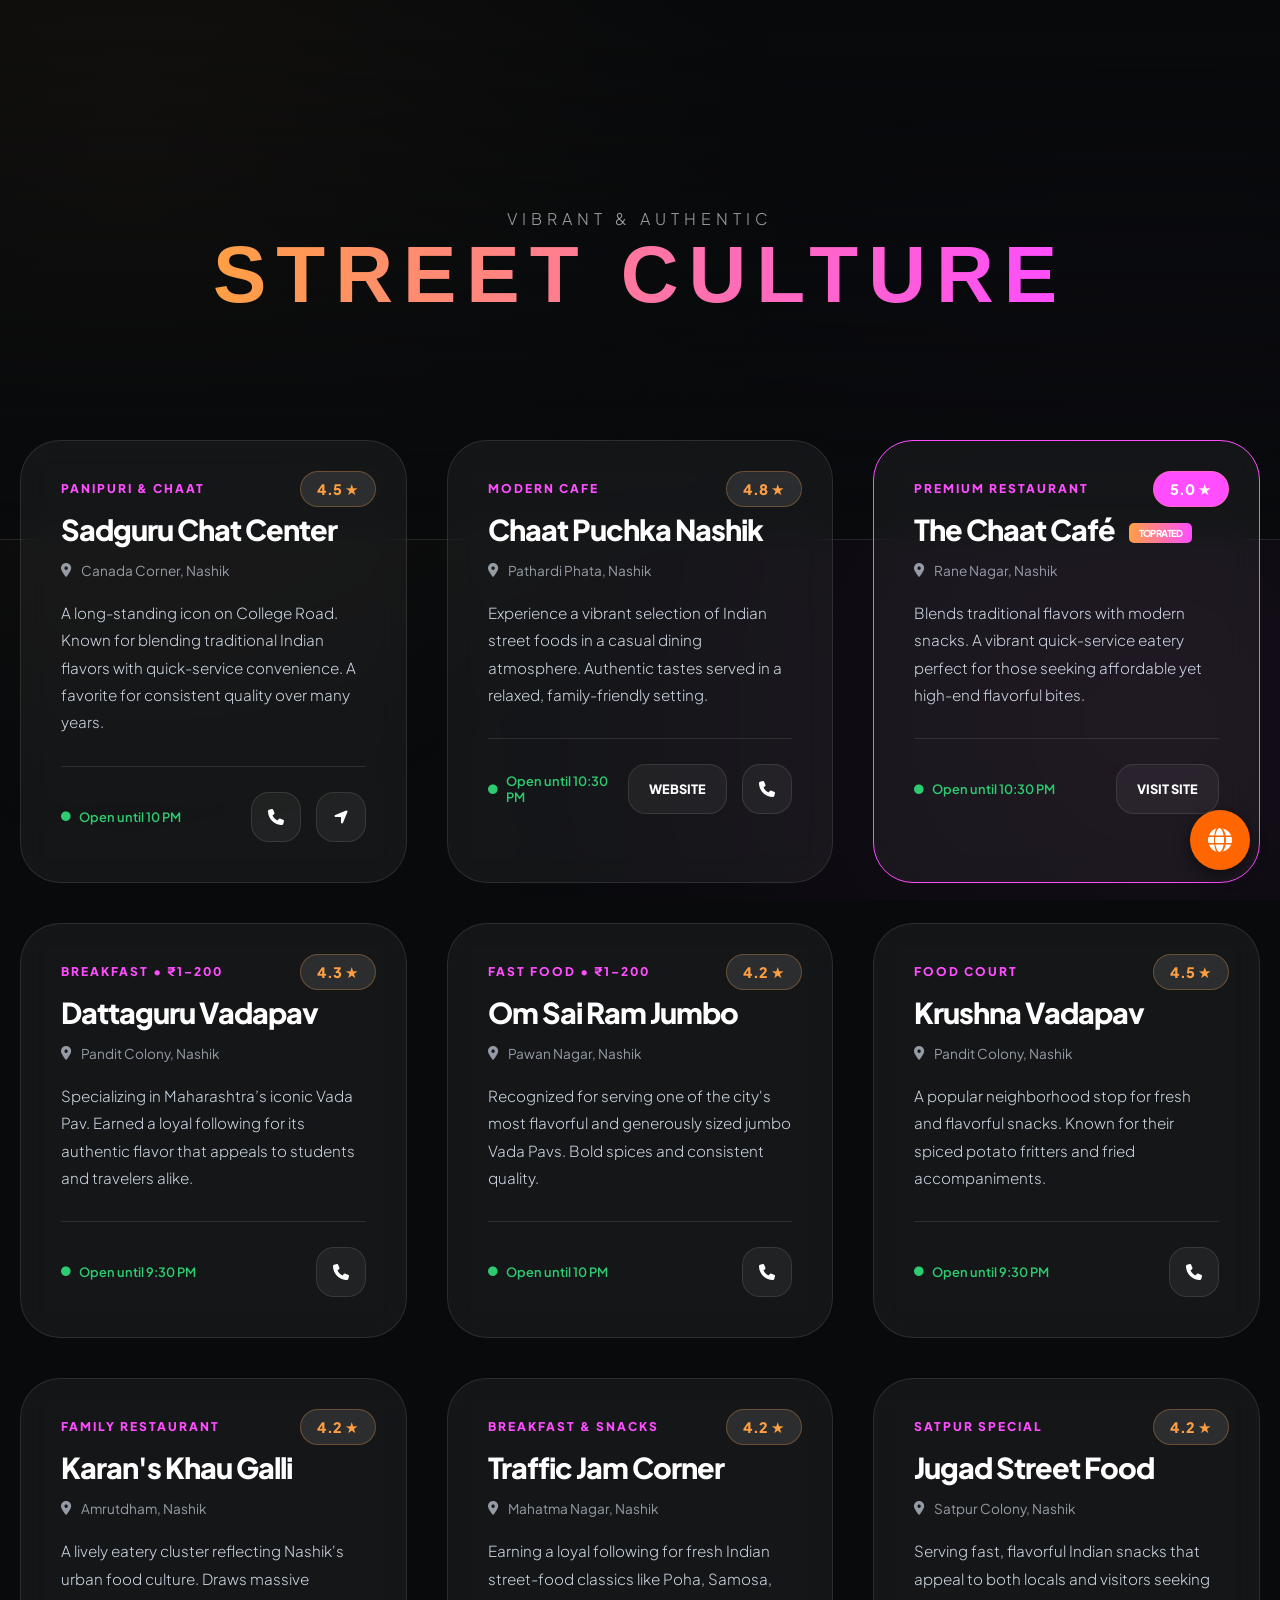
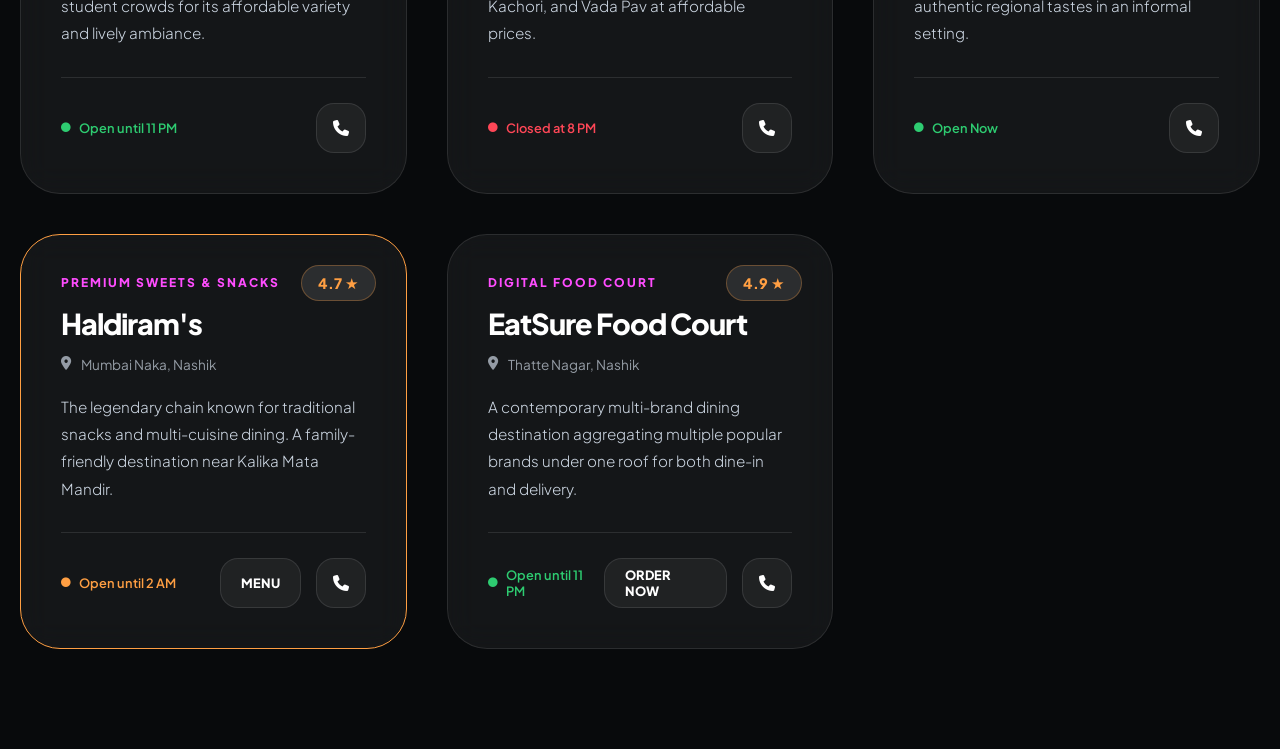
<file: streeatfood.html>
<!DOCTYPE html>
<html lang="en">
<head>
    <meta charset="UTF-8">
    <meta name="viewport" content="width=device-width, initial-scale=1.0">
    <title>Street Food Elite | Nashik Luxury Guide</title>
    <link rel="stylesheet" href="https://cdnjs.cloudflare.com/ajax/libs/font-awesome/6.5.1/css/all.min.css">
    <meta charset="UTF-8">
    <meta name="google" content="notranslate"> <link rel="stylesheet" href="style.css">
    <style>
        @import url('https://fonts.googleapis.com/css2?family=Syncopate:wght@700&family=Plus+Jakarta+Sans:wght@300;400;600;800&display=swap');

        :root {
            --neon-orange: #ff9f43;
            --neon-pink: #ff4dff;
            --royal-black: #080a0c;
            --glass-white: rgba(255, 255, 255, 0.05);
            --border-glass: rgba(255, 255, 255, 0.1);
            --text-silver: #cbd5e1;
        }

        * { margin: 0; padding: 0; box-sizing: border-box; }

        body {
            background-color: var(--royal-black);
            font-family: 'Plus Jakarta Sans', sans-serif;
            color: white;
            overflow-x: hidden;
        }

        /* --- Animated Luxury Background --- */
        .bg-glow {
            position: fixed;
            top: 0; left: 0; width: 100%; height: 100%;
            background: radial-gradient(circle at 10% 20%, rgba(255, 159, 67, 0.05) 0%, transparent 50%),
                        radial-gradient(circle at 90% 80%, rgba(255, 77, 255, 0.05) 0%, transparent 50%);
            z-index: -1;
        }

        /* --- Header Section --- */
        header {
            height: 60vh;
            display: flex;
            flex-direction: column;
            justify-content: center;
            align-items: center;
            text-align: center;
            background: linear-gradient(to bottom, rgba(8, 10, 12, 0) 0%, var(--royal-black) 100%),
                        url('https://images.unsplash.com/photo-1606491956689-2ea866880c84?auto=format&fit=crop&w=1200&q=80');
            background-size: cover;
            background-position: center;
            border-bottom: 1px solid var(--border-glass);
        }

        header h1 {
            font-family: 'Syncopate', sans-serif;
            font-size: clamp(2rem, 10vw, 5rem);
            text-transform: uppercase;
            letter-spacing: 10px;
            background: linear-gradient(to right, var(--neon-orange), var(--neon-pink));
            background-clip: text;
            -webkit-text-fill-color: transparent;
            margin-bottom: 10px;
        }

        header p {
            font-size: 1rem;
            letter-spacing: 5px;
            text-transform: uppercase;
            opacity: 0.6;
            font-weight: 300;
        }

        /* --- Main Content --- */
        .container {
            max-width: 1300px;
            margin: -100px auto 100px;
            padding: 0 20px;
        }

        .grid {
            display: grid;
            grid-template-columns: repeat(auto-fill, minmax(380px, 1fr));
            gap: 40px;
        }

        /* --- Ultra Pro Max Card --- */
        .card {
            background: var(--glass-white);
            backdrop-filter: blur(15px);
            border: 1px solid var(--border-glass);
            border-radius: 40px;
            padding: 40px;
            position: relative;
            overflow: hidden;
            transition: all 0.5s cubic-bezier(0.23, 1, 0.32, 1);
        }

        .card::before {
            content: "";
            position: absolute;
            top: 0; left: 0; width: 100%; height: 100%;
            background: linear-gradient(135deg, rgba(255, 159, 67, 0.1), transparent);
            opacity: 0;
            transition: 0.5s;
        }

        .card:hover {
            transform: translateY(-20px) scale(1.02);
            border-color: var(--neon-orange);
            box-shadow: 0 30px 60px rgba(0, 0, 0, 0.5), 0 0 20px rgba(255, 159, 67, 0.1);
        }

        .card:hover::before { opacity: 1; }

        .rating-chip {
            position: absolute;
            top: 30px; right: 30px;
            background: rgba(255, 255, 255, 0.1);
            padding: 8px 16px;
            border-radius: 20px;
            font-weight: 800;
            color: var(--neon-orange);
            border: 1px solid rgba(255, 159, 67, 0.3);
            font-size: 0.9rem;
        }

        .category-tag {
            font-size: 0.75rem;
            text-transform: uppercase;
            letter-spacing: 2px;
            color: var(--neon-pink);
            font-weight: 800;
            margin-bottom: 15px;
            display: block;
        }

        .card h2 {
            font-size: 1.8rem;
            font-weight: 800;
            margin-bottom: 15px;
            letter-spacing: -1px;
            color: #fff;
        }

        .loc {
            font-size: 0.85rem;
            color: var(--text-silver);
            margin-bottom: 20px;
            display: flex;
            align-items: center;
            gap: 10px;
            opacity: 0.7;
        }

        .desc {
            font-size: 0.95rem;
            line-height: 1.8;
            color: var(--text-silver);
            margin-bottom: 30px;
            font-weight: 300;
        }

        /* --- Footer Actions --- */
        .card-footer {
            display: flex;
            justify-content: space-between;
            align-items: center;
            border-top: 1px solid var(--border-glass);
            padding-top: 25px;
        }

        .status {
            font-size: 0.8rem;
            font-weight: 600;
            display: flex;
            align-items: center;
            gap: 8px;
        }

        .status i { font-size: 0.6rem; }
        .open { color: #2ecc71; }
        .closed { color: #ff4757; }

        .btn-wrap { display: flex; gap: 15px; }

        .action-btn {
            width: 50px;
            height: 50px;
            border-radius: 18px;
            background: rgba(255, 255, 255, 0.05);
            display: flex;
            align-items: center;
            justify-content: center;
            color: white;
            text-decoration: none;
            border: 1px solid var(--border-glass);
            transition: 0.3s;
        }

        .action-btn:hover {
            background: white;
            color: var(--royal-black);
            transform: translateY(-5px);
        }

        .action-btn.web {
            width: auto;
            padding: 0 20px;
            font-size: 0.8rem;
            font-weight: 800;
            text-transform: uppercase;
        }

        /* --- Special Highlights --- */
        .pro-label {
            background: linear-gradient(to right, var(--neon-orange), var(--neon-pink));
            color: white;
            padding: 4px 10px;
            border-radius: 5px;
            font-size: 0.6rem;
            vertical-align: middle;
            margin-left: 10px;
        }

        /* Responsive */
        @media (max-width: 768px) {
            .grid { grid-template-columns: 1fr; }
            header h1 { font-size: 2.5rem; letter-spacing: 5px; }
            .container { margin-top: -50px; }
        }
    </style>
</head>
<body>

    <div class="lang-fab" onclick="toggleLangMenu()">
        <i class="fas fa-globe"></i>
    </div>

    <div class="lang-menu" id="langMenu">
        <div class="lang-grid">
            <button onclick="changeLang('en')">English</button>
            <button onclick="changeLang('hi')">हिंदी</button>
            <button onclick="changeLang('mr')">मराठी</button>
            <button onclick="changeLang('bn')">বাংলা</button>
            <button onclick="changeLang('te')">తెలుగు</button>
            <button onclick="changeLang('ta')">தமிழ்</button>
            <button onclick="changeLang('gu')">ગુજરાતી</button>
            <button onclick="changeLang('kn')">ಕನ್ನಡ</button>
            <button onclick="changeLang('pa')">ਪੰਜਾਬੀ</button>
            <button onclick="changeLang('ml')">മലയാളം</button>
        </div>
    </div>

    <div id="google_translate_element"></div>

    <script src="script.js"></script>
    <script type="text/javascript" src="https://translate.google.com/translate_a/element.js?cb=googleTranslateElementInit"></script>


    <div class="bg-glow"></div>

    <header>
        <p>Vibrant & Authentic</p>
        <h1>STREET CULTURE</h1>
    </header>

    <div class="container">
        <div class="grid">

            <div class="card">
                <div class="rating-chip">4.5 ★</div>
                <span class="category-tag">Panipuri & Chaat</span>
                <h2>Sadguru Chat Center</h2>
                <div class="loc"><i class="fas fa-map-marker-alt"></i> Canada Corner, Nashik</div>
                <p class="desc">A long-standing icon on College Road. Known for blending traditional Indian flavors with quick-service convenience. A favorite for consistent quality over many years.</p>
                <div class="card-footer">
                    <div class="status open"><i class="fas fa-circle"></i> Open until 10 PM</div>
                    <div class="btn-wrap">
                        <a href="tel:09011221923" class="action-btn"><i class="fas fa-phone"></i></a>
                        <a href="#" class="action-btn"><i class="fas fa-location-arrow"></i></a>
                    </div>
                </div>
            </div>

            <div class="card">
                <div class="rating-chip">4.8 ★</div>
                <span class="category-tag">Modern Cafe</span>
                <h2>Chaat Puchka Nashik</h2>
                <div class="loc"><i class="fas fa-map-marker-alt"></i> Pathardi Phata, Nashik</div>
                <p class="desc">Experience a vibrant selection of Indian street foods in a casual dining atmosphere. Authentic tastes served in a relaxed, family-friendly setting.</p>
                <div class="card-footer">
                    <div class="status open"><i class="fas fa-circle"></i> Open until 10:30 PM</div>
                    <div class="btn-wrap">
                        <a href="#" class="action-btn web">Website</a>
                        <a href="tel:08982344405" class="action-btn"><i class="fas fa-phone"></i></a>
                    </div>
                </div>
            </div>

            <div class="card" style="border: 1px solid var(--neon-pink);">
                <div class="rating-chip" style="background: var(--neon-pink); color: white;">5.0 ★</div>
                <span class="category-tag">Premium Restaurant</span>
                <h2>The Chaat Café <span class="pro-label">TOP RATED</span></h2>
                <div class="loc"><i class="fas fa-map-marker-alt"></i> Rane Nagar, Nashik</div>
                <p class="desc">Blends traditional flavors with modern snacks. A vibrant quick-service eatery perfect for those seeking affordable yet high-end flavorful bites.</p>
                <div class="card-footer">
                    <div class="status open"><i class="fas fa-circle"></i> Open until 10:30 PM</div>
                    <div class="btn-wrap">
                        <a href="#" class="action-btn web">Visit Site</a>
                    </div>
                </div>
            </div>

            <div class="card">
                <div class="rating-chip">4.3 ★</div>
                <span class="category-tag">Breakfast • ₹1–200</span>
                <h2>Dattaguru Vadapav</h2>
                <div class="loc"><i class="fas fa-map-marker-alt"></i> Pandit Colony, Nashik</div>
                <p class="desc">Specializing in Maharashtra’s iconic Vada Pav. Earned a loyal following for its authentic flavor that appeals to students and travelers alike.</p>
                <div class="card-footer">
                    <div class="status open"><i class="fas fa-circle"></i> Open until 9:30 PM</div>
                    <div class="btn-wrap">
                        <a href="tel:09604554993" class="action-btn"><i class="fas fa-phone"></i></a>
                    </div>
                </div>
            </div>

            <div class="card">
                <div class="rating-chip">4.2 ★</div>
                <span class="category-tag">Fast Food • ₹1–200</span>
                <h2>Om Sai Ram Jumbo</h2>
                <div class="loc"><i class="fas fa-map-marker-alt"></i> Pawan Nagar, Nashik</div>
                <p class="desc">Recognized for serving one of the city's most flavorful and generously sized jumbo Vada Pavs. Bold spices and consistent quality.</p>
                <div class="card-footer">
                    <div class="status open"><i class="fas fa-circle"></i> Open until 10 PM</div>
                    <div class="btn-wrap">
                        <a href="tel:09834991320" class="action-btn"><i class="fas fa-phone"></i></a>
                    </div>
                </div>
            </div>

            <div class="card">
                <div class="rating-chip">4.5 ★</div>
                <span class="category-tag">Food Court</span>
                <h2>Krushna Vadapav</h2>
                <div class="loc"><i class="fas fa-map-marker-alt"></i> Pandit Colony, Nashik</div>
                <p class="desc">A popular neighborhood stop for fresh and flavorful snacks. Known for their spiced potato fritters and fried accompaniments.</p>
                <div class="card-footer">
                    <div class="status open"><i class="fas fa-circle"></i> Open until 9:30 PM</div>
                    <div class="btn-wrap">
                        <a href="tel:08999865376" class="action-btn"><i class="fas fa-phone"></i></a>
                    </div>
                </div>
            </div>

            <div class="card">
                <div class="rating-chip">4.2 ★</div>
                <span class="category-tag">Family Restaurant</span>
                <h2>Karan's Khau Galli</h2>
                <div class="loc"><i class="fas fa-map-marker-alt"></i> Amrutdham, Nashik</div>
                <p class="desc">A lively eatery cluster reflecting Nashik's urban food culture. Draws massive student crowds for its affordable variety and lively ambiance.</p>
                <div class="card-footer">
                    <div class="status open"><i class="fas fa-circle"></i> Open until 11 PM</div>
                    <div class="btn-wrap">
                        <a href="tel:08554999958" class="action-btn"><i class="fas fa-phone"></i></a>
                    </div>
                </div>
            </div>

            <div class="card">
                <div class="rating-chip">4.2 ★</div>
                <span class="category-tag">Breakfast & Snacks</span>
                <h2>Traffic Jam Corner</h2>
                <div class="loc"><i class="fas fa-map-marker-alt"></i> Mahatma Nagar, Nashik</div>
                <p class="desc">Earning a loyal following for fresh Indian street-food classics like Poha, Samosa, Kachori, and Vada Pav at affordable prices.</p>
                <div class="card-footer">
                    <div class="status closed"><i class="fas fa-circle"></i> Closed at 8 PM</div>
                    <div class="btn-wrap">
                        <a href="tel:07776870939" class="action-btn"><i class="fas fa-phone"></i></a>
                    </div>
                </div>
            </div>

            <div class="card">
                <div class="rating-chip">4.2 ★</div>
                <span class="category-tag">Satpur Special</span>
                <h2>Jugad Street Food</h2>
                <div class="loc"><i class="fas fa-map-marker-alt"></i> Satpur Colony, Nashik</div>
                <p class="desc">Serving fast, flavorful Indian snacks that appeal to both locals and visitors seeking authentic regional tastes in an informal setting.</p>
                <div class="card-footer">
                    <div class="status open"><i class="fas fa-circle"></i> Open Now</div>
                    <div class="btn-wrap">
                        <a href="tel:09850513914" class="action-btn"><i class="fas fa-phone"></i></a>
                    </div>
                </div>
            </div>

            <div class="card" style="border: 1px solid var(--neon-orange);">
                <div class="rating-chip">4.7 ★</div>
                <span class="category-tag">Premium Sweets & Snacks</span>
                <h2>Haldiram's</h2>
                <div class="loc"><i class="fas fa-map-marker-alt"></i> Mumbai Naka, Nashik</div>
                <p class="desc">The legendary chain known for traditional snacks and multi-cuisine dining. A family-friendly destination near Kalika Mata Mandir.</p>
                <div class="card-footer">
                    <div class="status open" style="color: var(--neon-orange);"><i class="fas fa-circle"></i> Open until 2 AM</div>
                    <div class="btn-wrap">
                        <a href="#" class="action-btn web">Menu</a>
                        <a href="tel:07030000146" class="action-btn"><i class="fas fa-phone"></i></a>
                    </div>
                </div>
            </div>

            <div class="card">
                <div class="rating-chip">4.9 ★</div>
                <span class="category-tag">Digital Food Court</span>
                <h2>EatSure Food Court</h2>
                <div class="loc"><i class="fas fa-map-marker-alt"></i> Thatte Nagar, Nashik</div>
                <p class="desc">A contemporary multi-brand dining destination aggregating multiple popular brands under one roof for both dine-in and delivery.</p>
                <div class="card-footer">
                    <div class="status open"><i class="fas fa-circle"></i> Open until 11 PM</div>
                    <div class="btn-wrap">
                        <a href="#" class="action-btn web">Order Now</a>
                        <a href="tel:07304047007" class="action-btn"><i class="fas fa-phone"></i></a>
                    </div>
                </div>
            </div>

        </div>
    </div>

</body>
</html>
</file>
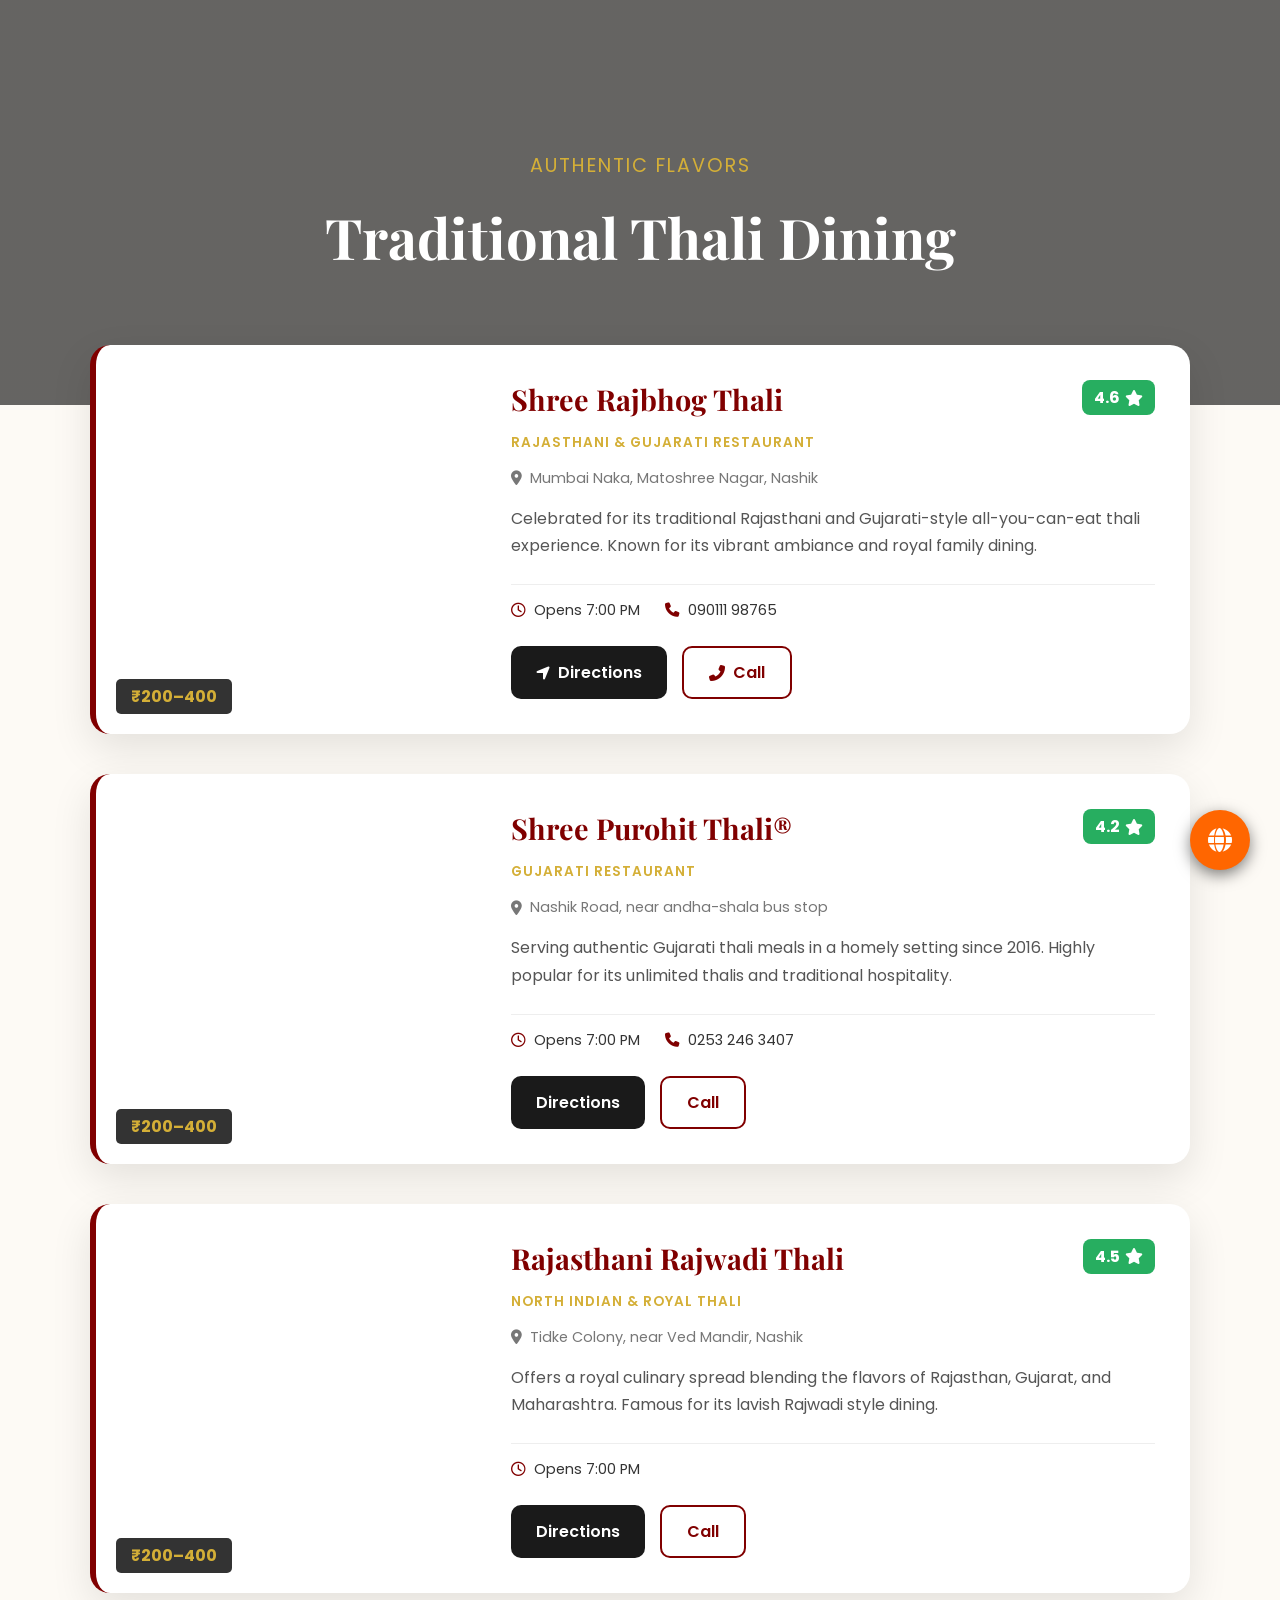
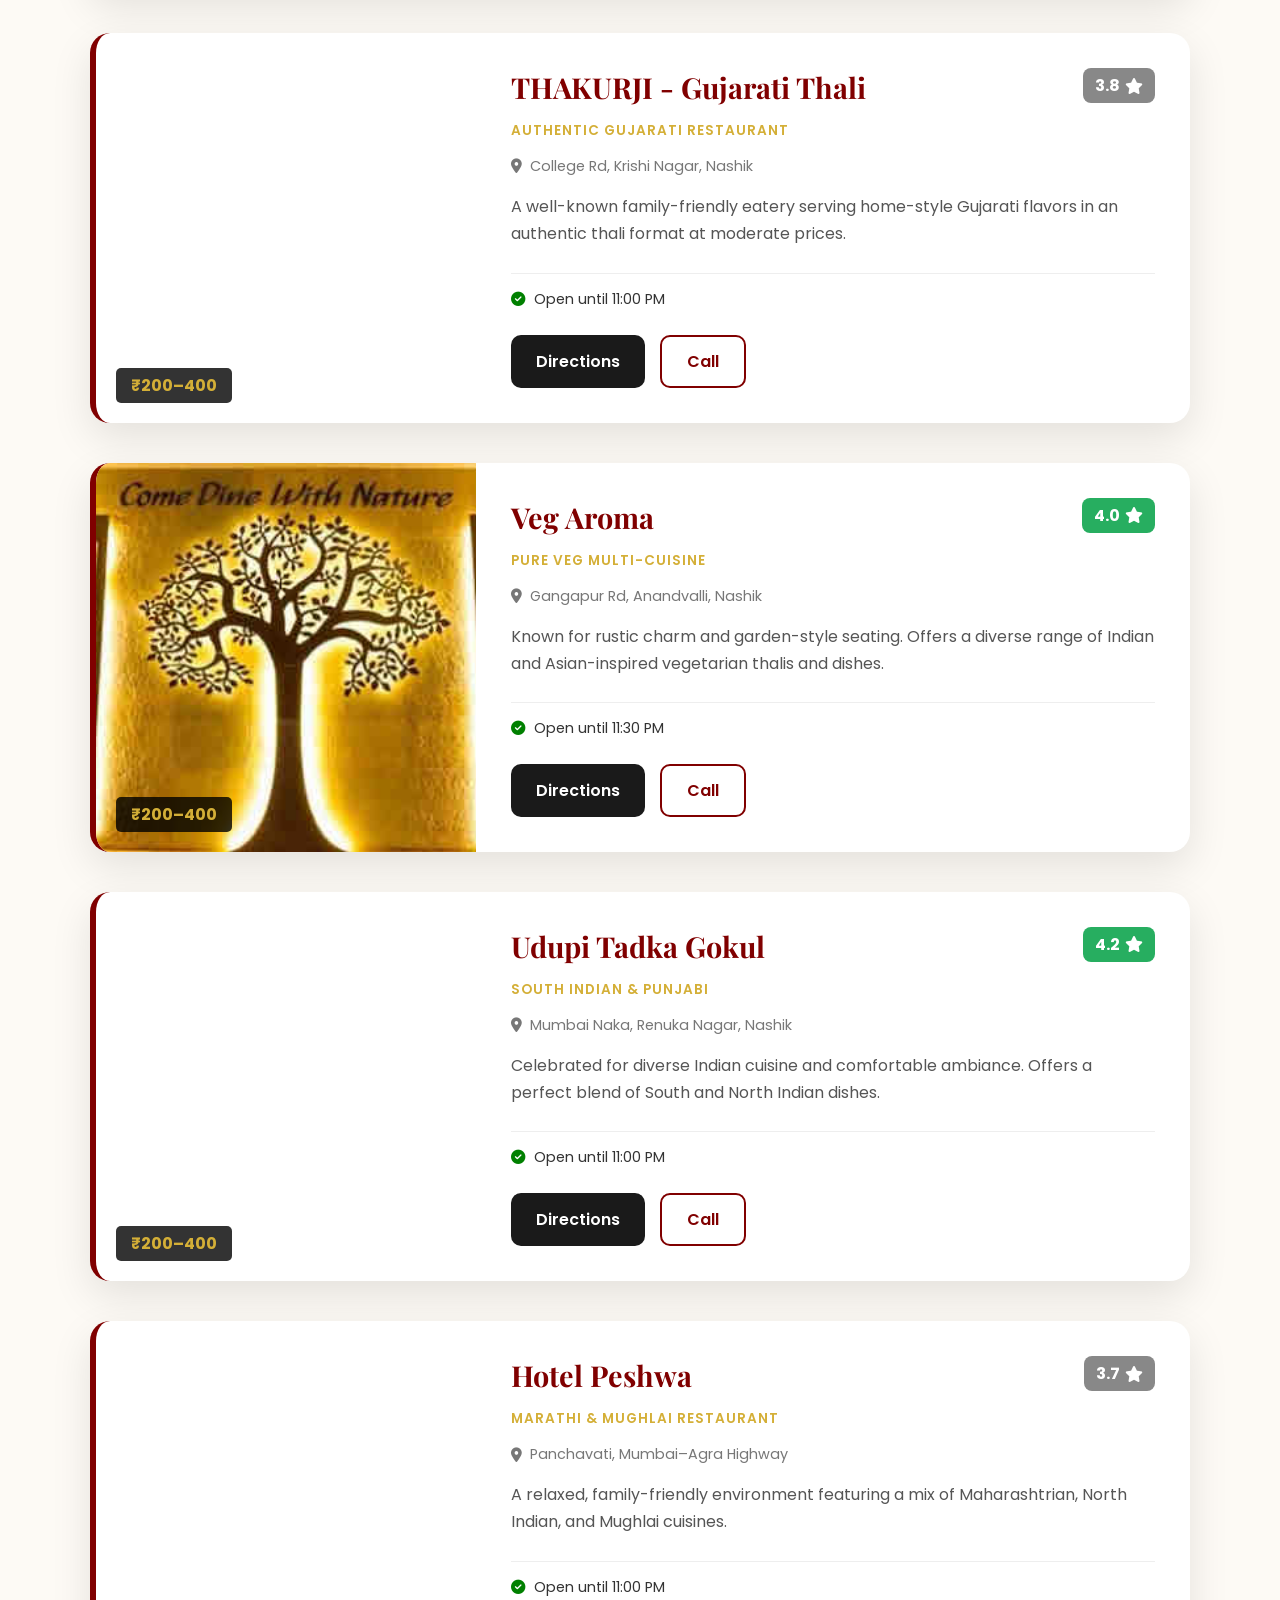
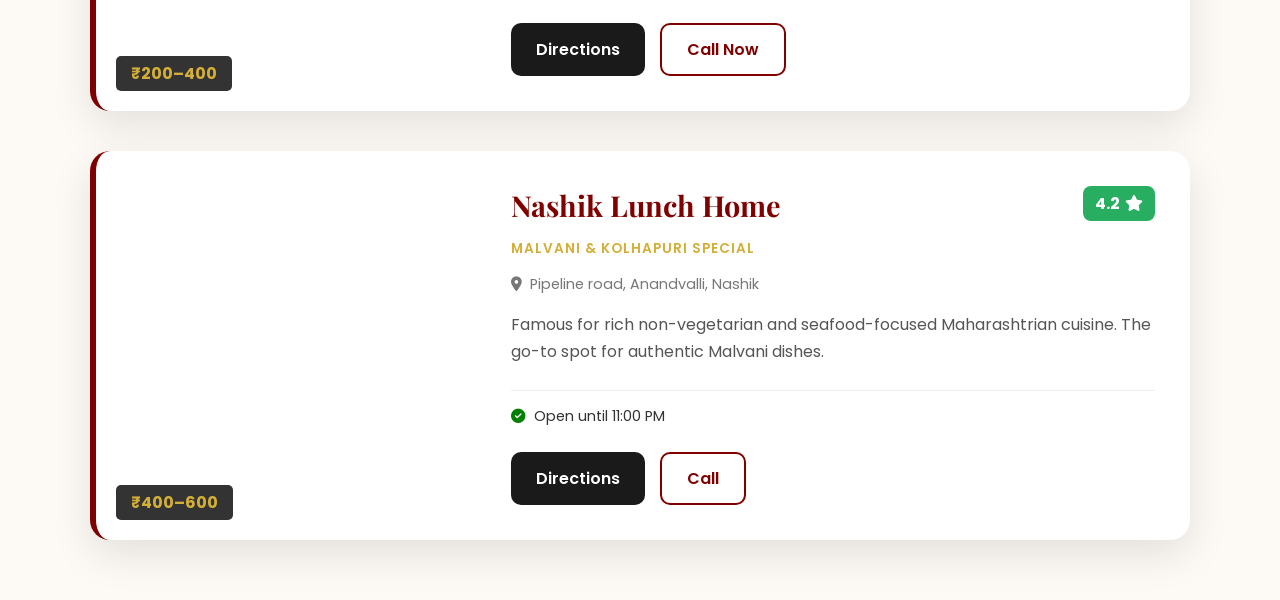
<file: traditionalthali.html>
<!DOCTYPE html>
<html lang="en">
<head>
    <meta charset="UTF-8">
    <meta name="viewport" content="width=device-width, initial-scale=1.0">
    <title>Traditional Thali & Family Dining | Nashik Guide</title>
    <link rel="stylesheet" href="https://cdnjs.cloudflare.com/ajax/libs/font-awesome/6.5.1/css/all.min.css">
    <meta charset="UTF-8">
    <meta name="google" content="notranslate"> <link rel="stylesheet" href="style.css">
    <style>
        @import url('https://fonts.googleapis.com/css2?family=Playfair+Display:wght@700&family=Poppins:wght@300;400;600&display=swap');

        :root {
            --royal-red: #800000;
            --gold: #d4af37;
            --dark: #1a1a1a;
            --bg: #fdfaf5;
        }

        body { font-family: 'Poppins', sans-serif; margin: 0; background: var(--bg); color: #333; }

        /* Banner */
        .thali-hero {
            height: 45vh;
            background: linear-gradient(rgba(0,0,0,0.6), rgba(0,0,0,0.6)), url('https://images.unsplash.com/photo-1589301760014-d929f3979dbc?ixlib=rb-1.2.1&auto=format&fit=crop&w=1350&q=80');
            background-size: cover; background-position: center;
            display: flex; align-items: center; justify-content: center; color: white; text-align: center;
        }
        .thali-hero h1 { font-family: 'Playfair Display', serif; font-size: 3.5rem; margin: 0; }
        .thali-hero p { font-size: 1.2rem; letter-spacing: 2px; text-transform: uppercase; color: var(--gold); }

        .container { max-width: 1100px; margin: -60px auto 60px; padding: 0 20px; }

        /* Premium Thali Card */
        .thali-card {
            background: white; border-radius: 20px; display: flex; overflow: hidden;
            box-shadow: 0 15px 40px rgba(0,0,0,0.1); margin-bottom: 40px; border-left: 6px solid var(--royal-red);
        }

        .card-img { width: 380px; min-height: 300px; background-size: cover; background-position: center; position: relative; }
        .price-badge { position: absolute; bottom: 20px; left: 20px; background: rgba(0,0,0,0.8); color: var(--gold); padding: 5px 15px; border-radius: 5px; font-weight: bold; }

        .card-content { padding: 35px; flex: 1; }
        .card-header { display: flex; justify-content: space-between; align-items: flex-start; margin-bottom: 15px; }
        .card-header h2 { margin: 0; font-family: 'Playfair Display', serif; font-size: 1.8rem; color: var(--royal-red); }
        
        .rating-box { background: #27ae60; color: white; padding: 5px 12px; border-radius: 8px; font-weight: bold; display: flex; align-items: center; gap: 5px; }
        .cuisine { color: var(--gold); font-weight: 600; text-transform: uppercase; font-size: 0.85rem; letter-spacing: 1px; }
        
        .address { font-size: 0.9rem; color: #777; margin: 15px 0; display: flex; align-items: center; gap: 8px; }
        .description { line-height: 1.7; color: #555; margin-bottom: 25px; }

        .info-row { display: flex; gap: 25px; margin-bottom: 25px; padding-top: 15px; border-top: 1px solid #eee; font-size: 0.9rem; }
        .info-row span i { color: var(--royal-red); margin-right: 5px; }

        .action-btns { display: flex; gap: 15px; }
        .btn { padding: 12px 25px; border-radius: 10px; text-decoration: none; font-weight: 600; transition: 0.3s; display: flex; align-items: center; gap: 8px; }
        .btn-map { background: var(--dark); color: white; }
        .btn-call { border: 2px solid var(--royal-red); color: var(--royal-red); }
        .btn:hover { transform: translateY(-3px); box-shadow: 0 5px 15px rgba(0,0,0,0.1); }

        @media (max-width: 850px) {
            .thali-card { flex-direction: column; }
            .card-img { width: 100%; height: 250px; }
            .thali-hero h1 { font-size: 2.2rem; }
        }
    </style>
</head>
<body>
    <div class="lang-fab" onclick="toggleLangMenu()">
        <i class="fas fa-globe"></i>
    </div>

    <div class="lang-menu" id="langMenu">
        <div class="lang-grid">
            <button onclick="changeLang('en')">English</button>
            <button onclick="changeLang('hi')">हिंदी</button>
            <button onclick="changeLang('mr')">मराठी</button>
            <button onclick="changeLang('bn')">বাংলা</button>
            <button onclick="changeLang('te')">తెలుగు</button>
            <button onclick="changeLang('ta')">தமிழ்</button>
            <button onclick="changeLang('gu')">ગુજરાતી</button>
            <button onclick="changeLang('kn')">ಕನ್ನಡ</button>
            <button onclick="changeLang('pa')">ਪੰਜਾਬੀ</button>
            <button onclick="changeLang('ml')">മലയാളം</button>
        </div>
    </div>

    <div id="google_translate_element"></div>

    <script src="script.js"></script>
    <script type="text/javascript" src="https://translate.google.com/translate_a/element.js?cb=googleTranslateElementInit"></script>


    <header class="thali-hero">
        <div>
            <p>Authentic Flavors</p>
            <h1>Traditional Thali Dining</h1>
        </div>
    </header>

    <div class="container">
        
        <div class="thali-card">
            <div class="card-img" style="background-image: url('https://lh3.googleusercontent.com/gps-cs-s/APNQkAGtSGgQqX-PaRamnLlHFXfMqvaK2EnEAjoZ6OKM7GnicrjPUUF0QtBGLuFHCLr_l441S7E4I5eSx2AcHnd-jqvWd10iN6HUCGzjDkPNnnuMeO7OPACyE1uwkHMw1jYNNRyNd__1=w143-h143-n-k-no');">
                <div class="price-badge">₹200–400</div>
            </div>
            <div class="card-content">
                <div class="card-header">
                    <h2>Shree Rajbhog Thali</h2>
                    <div class="rating-box">4.6 <i class="fas fa-star"></i></div>
                </div>
                <div class="cuisine">Rajasthani & Gujarati Restaurant</div>
                <p class="address"><i class="fas fa-map-marker-alt"></i> Mumbai Naka, Matoshree Nagar, Nashik</p>
                <p class="description">Celebrated for its traditional Rajasthani and Gujarati-style all-you-can-eat thali experience. Known for its vibrant ambiance and royal family dining.</p>
                <div class="info-row">
                    <span><i class="far fa-clock"></i> Opens 7:00 PM</span>
                    <span><i class="fas fa-phone"></i> 090111 98765</span>
                </div>
                <div class="action-btns">
                    <a href="#" class="btn btn-map"><i class="fas fa-location-arrow"></i> Directions</a>
                    <a href="tel:09011198765" class="btn btn-call"><i class="fas fa-phone-alt"></i> Call</a>
                </div>
            </div>
        </div>

        <div class="thali-card">
            <div class="card-img" style="background-image: url('https://lh3.googleusercontent.com/grass-cs/ANxoTn1ytUj_2mQgOdvV1tJwtBp-TxsYCHLc8qke5GvkdzQzNCsXHcXFSlo0i-wxos6KrUyZamhmtadgSs52jD-vz1AjxPSHLlqVOfyXb8-rhhJCoXajBUMseQmUJ-mBZL0zt6ckhZRYTMIeO__S=w289-h312-n-k-no');">
                <div class="price-badge">₹200–400</div>
            </div>
            <div class="card-content">
                <div class="card-header">
                    <h2>Shree Purohit Thali®</h2>
                    <div class="rating-box">4.2 <i class="fas fa-star"></i></div>
                </div>
                <div class="cuisine">Gujarati Restaurant</div>
                <p class="address"><i class="fas fa-map-marker-alt"></i> Nashik Road, near andha-shala bus stop</p>
                <p class="description">Serving authentic Gujarati thali meals in a homely setting since 2016. Highly popular for its unlimited thalis and traditional hospitality.</p>
                <div class="info-row">
                    <span><i class="far fa-clock"></i> Opens 7:00 PM</span>
                    <span><i class="fas fa-phone"></i> 0253 246 3407</span>
                </div>
                <div class="action-btns">
                    <a href="#" class="btn btn-map">Directions</a>
                    <a href="tel:02532463407" class="btn btn-call">Call</a>
                </div>
            </div>
        </div>

        <div class="thali-card">
            <div class="card-img" style="background-image: url('https://lh3.googleusercontent.com/grass-cs/ANxoTn2ZFpGmdmOkkBcAhfRtIS4whG96rzJcps6aMsuWm-ObNnSGnvvWHkdYOTHnvOtg8FscBwnSXXhfL5fp5xlk2iKG83uTa7ACJx2r1O6YvnIzt9tmGUl1Gb3it3H7ZBkSedvNv83R=w289-h312-n-k-no');">
                <div class="price-badge">₹200–400</div>
            </div>
            <div class="card-content">
                <div class="card-header">
                    <h2>Rajasthani Rajwadi Thali</h2>
                    <div class="rating-box">4.5 <i class="fas fa-star"></i></div>
                </div>
                <div class="cuisine">North Indian & Royal Thali</div>
                <p class="address"><i class="fas fa-map-marker-alt"></i> Tidke Colony, near Ved Mandir, Nashik</p>
                <p class="description">Offers a royal culinary spread blending the flavors of Rajasthan, Gujarat, and Maharashtra. Famous for its lavish Rajwadi style dining.</p>
                <div class="info-row">
                    <span><i class="far fa-clock"></i> Opens 7:00 PM</span>
                </div>
                <div class="action-btns">
                    <a href="#" class="btn btn-map">Directions</a>
                    <a href="tel:08767369276" class="btn btn-call">Call</a>
                </div>
            </div>
        </div>

        <div class="thali-card">
            <div class="card-img" style="background-image: url('https://lh3.googleusercontent.com/gps-cs-s/APNQkAHS4f7ANE_Olz9WhrkvgcyJevxY9LCbGxRQrLvpyQrupr7je10EroD_hcxFtrNTCSg0mGmFSmN1bohgwTNwOGyiEccIgd8NLdDRi1RX2N5tZGbSNlxP54y59nSrLTkUA0du8Fs=w143-h143-n-k-no');">
                <div class="price-badge">₹200–400</div>
            </div>
            <div class="card-content">
                <div class="card-header">
                    <h2>THAKURJI - Gujarati Thali</h2>
                    <div class="rating-box" style="background:#888;">3.8 <i class="fas fa-star"></i></div>
                </div>
                <div class="cuisine">Authentic Gujarati Restaurant</div>
                <p class="address"><i class="fas fa-map-marker-alt"></i> College Rd, Krishi Nagar, Nashik</p>
                <p class="description">A well-known family-friendly eatery serving home-style Gujarati flavors in an authentic thali format at moderate prices.</p>
                <div class="info-row">
                    <span><i class="fas fa-check-circle" style="color:green"></i> Open until 11:00 PM</span>
                </div>
                <div class="action-btns">
                    <a href="#" class="btn btn-map">Directions</a>
                    <a href="tel:07303767676" class="btn btn-call">Call</a>
                </div>
            </div>
        </div>

        <div class="thali-card">
            <div class="card-img" style="background-image: url('[data-uri]');">
                <div class="price-badge">₹200–400</div>
            </div>
            <div class="card-content">
                <div class="card-header">
                    <h2>Veg Aroma</h2>
                    <div class="rating-box">4.0 <i class="fas fa-star"></i></div>
                </div>
                <div class="cuisine">Pure Veg Multi-Cuisine</div>
                <p class="address"><i class="fas fa-map-marker-alt"></i> Gangapur Rd, Anandvalli, Nashik</p>
                <p class="description">Known for rustic charm and garden-style seating. Offers a diverse range of Indian and Asian-inspired vegetarian thalis and dishes.</p>
                <div class="info-row">
                    <span><i class="fas fa-check-circle" style="color:green"></i> Open until 11:30 PM</span>
                </div>
                <div class="action-btns">
                    <a href="#" class="btn btn-map">Directions</a>
                    <a href="tel:08380032373" class="btn btn-call">Call</a>
                </div>
            </div>
        </div>

        <div class="thali-card">
            <div class="card-img" style="background-image: url('https://lh3.googleusercontent.com/gps-cs-s/APNQkAHBg0jso0W9NY80-DuOZlFXBE4ApyPO5p2sF6R8APxFAWGxu-XjFjIkIZWDcTTSjKF8nqcO1zCAFsd5IAs7vc1s-ldZ1QuNOv_qdq-CwII8xRBUSNj6NSZIWhWYDsiTIjyYJSAK2AtttvU=w143-h143-n-k-no');">
                <div class="price-badge">₹200–400</div>
            </div>
            <div class="card-content">
                <div class="card-header">
                    <h2>Udupi Tadka Gokul</h2>
                    <div class="rating-box">4.2 <i class="fas fa-star"></i></div>
                </div>
                <div class="cuisine">South Indian & Punjabi</div>
                <p class="address"><i class="fas fa-map-marker-alt"></i> Mumbai Naka, Renuka Nagar, Nashik</p>
                <p class="description">Celebrated for diverse Indian cuisine and comfortable ambiance. Offers a perfect blend of South and North Indian dishes.</p>
                <div class="info-row">
                    <span><i class="fas fa-check-circle" style="color:green"></i> Open until 11:00 PM</span>
                </div>
                <div class="action-btns">
                    <a href="#" class="btn btn-map">Directions</a>
                    <a href="tel:09405768388" class="btn btn-call">Call</a>
                </div>
            </div>
        </div>

        <div class="thali-card">
            <div class="card-img" style="background-image: url('https://lh3.googleusercontent.com/gps-cs-s/APNQkAEOKsbYIwWg7bDVrgn0mQqaPGGXAO03YJdgkyrdyt7bDail9vMgDf3aM6DerFKUXKFNovR1U2YdLWef5maf5Aky1G7vUFkp9EgXGb3sH3XpXmE6LfP8Gv8XwmrTrUYh9wwIgbE=w143-h143-n-k-no');">
                <div class="price-badge">₹200–400</div>
            </div>
            <div class="card-content">
                <div class="card-header">
                    <h2>Hotel Peshwa</h2>
                    <div class="rating-box" style="background:#888;">3.7 <i class="fas fa-star"></i></div>
                </div>
                <div class="cuisine">Marathi & Mughlai Restaurant</div>
                <p class="address"><i class="fas fa-map-marker-alt"></i> Panchavati, Mumbai–Agra Highway</p>
                <p class="description">A relaxed, family-friendly environment featuring a mix of Maharashtrian, North Indian, and Mughlai cuisines.</p>
                <div class="info-row">
                    <span><i class="fas fa-check-circle" style="color:green"></i> Open until 11:00 PM</span>
                </div>
                <div class="action-btns">
                    <a href="#" class="btn btn-map">Directions</a>
                    <a href="tel:09823277717" class="btn btn-call">Call Now</a>
                </div>
            </div>
        </div>

        <div class="thali-card">
            <div class="card-img" style="background-image: url('https://lh3.googleusercontent.com/grass-cs/ANxoTn3z223VrdIt9uvdFCzIYhF-64LL3abiC9iHMsrHhbTQvwv55_cOEYqcIG_2pjWqIHtrq8IPY3dVAs0iMRphuHwvcQuXhZXGY5-Q6FY98kVFFl91OCTqVBQpIx8ilpMRaI4XTyzk8pbb5tTv=w145-h156-n-k-no');">
                <div class="price-badge">₹400–600</div>
            </div>
            <div class="card-content">
                <div class="card-header">
                    <h2>Nashik Lunch Home</h2>
                    <div class="rating-box">4.2 <i class="fas fa-star"></i></div>
                </div>
                <div class="cuisine">Malvani & Kolhapuri Special</div>
                <p class="address"><i class="fas fa-map-marker-alt"></i> Pipeline road, Anandvalli, Nashik</p>
                <p class="description">Famous for rich non-vegetarian and seafood-focused Maharashtrian cuisine. The go-to spot for authentic Malvani dishes.</p>
                <div class="info-row">
                    <span><i class="fas fa-check-circle" style="color:green"></i> Open until 11:00 PM</span>
                </div>
                <div class="action-btns">
                    <a href="#" class="btn btn-map">Directions</a>
                    <a href="tel:07875033033" class="btn btn-call">Call</a>
                </div>
            </div>
        </div>

    </div>

</body>
</html>
</file>
<file: style.css>
/* Heade */
:root {
    --primary-color: #FF6B00; /* Saffron */
    --secondary-color: #2c3e50;
    --white: #ffffff;
}

.main-header {
    background: var(--white);
    box-shadow: 0 2px 10px rgba(0,0,0,0.1);
    position: fixed;
    top: 0;
    width: 100%;
    z-index: 1000;
    padding: 15px 0;
}

.header-container {
    display: flex;
    justify-content: space-between;
    align-items: center;
    max-width: 1200px;
    margin: 0 auto;
    padding: 0 20px;
}

.logo a {
    text-decoration: none;
    font-size: 1.8rem;
    font-weight: 700;
    font-family: 'Poppins', sans-serif;
}

.kumbh-text { color: var(--primary-color); }
.mela-text { color: var(--secondary-color); }

.nav-menu ul {
    display: flex;
    list-style: none;
    gap: 25px;
    align-items: center;
}

.nav-menu ul li a {
    text-decoration: none;
    color: var(--secondary-color);
    font-weight: 500;
    transition: 0.3s;
}

.nav-menu ul li a:hover, .nav-menu ul li a.active {
    color: var(--primary-color);
}

.btn-card {
    background: var(--primary-color);
    color: white !important;
    padding: 8px 20px;
    border-radius: 25px;
}

/* Mobile Toggle */
.mobile-toggle {
    display: none;
    font-size: 1.5rem;
    cursor: pointer;
    color: var(--primary-color);
}

/* Responsive Design */
@media (max-width: 768px) {
    .mobile-toggle { display: block; }
    
    .nav-menu {
        position: absolute;
        top: 100%;
        left: -100%;
        width: 100%;
        background: var(--white);
        transition: 0.4s;
        box-shadow: 0 5px 10px rgba(0,0,0,0.1);
    }

    .nav-menu.active { left: 0; }

    .nav-menu ul {
        flex-direction: column;
        padding: 20px;
        gap: 15px;
    }
}

/* Logo Styling */
.logo .site-logo {
    height: 75px; /* Aap apne logo ke hisaab se height kam ya zyada kar sakte hain */
    width: auto;
    display: block;
    transition: transform 0.3s ease;
}

.logo .site-logo:hover {
    transform: scale(1.05); /* Hover karne par halka sa zoom hoga */
}

/* Header Container adjustments */
.main-header {
    background: #ffffff;
    box-shadow: 0 2px 15px rgba(0,0,0,0.1);
    position: fixed;
    top: 0;
    width: 100%;
    z-index: 1000;
    padding: 10px 0; /* Logo ke liye thoda padding kam kiya */
}

/* Baaki navigation CSS pehle wala hi rahega */

/* live widgets */
.live-widgets {
    padding: 100px 5% 50px;
    background: #fcfcfc;
}

.widgets-container {
    display: grid;
    grid-template-columns: repeat(auto-fit, minmax(320px, 1fr));
    gap: 30px;
    max-width: 1100px;
    margin: 0 auto;
}

.widget-card {
    background: #fff;
    padding: 25px;
    border-radius: 15px;
    box-shadow: 0 10px 25px rgba(0,0,0,0.05);
    border-top: 5px solid #ff6b00;
    text-align: center;
}

.widget-header {
    display: flex;
    align-items: center;
    justify-content: center;
    gap: 10px;
    margin-bottom: 20px;
    color: #2c3e50;
}

.widget-header i { color: #ff6b00; font-size: 1.5rem; }

.weather-main {
    display: flex;
    align-items: center;
    justify-content: center;
    gap: 15px;
    margin-bottom: 10px;
}

#temp-value { font-size: 3.5rem; font-weight: 700; color: #222; }
.unit { font-size: 1.5rem; font-weight: 600; vertical-align: top; color: #ff6b00; }

#weather-condition { text-transform: capitalize; font-weight: 600; color: #555; }
#humidity { color: #888; font-size: 0.9rem; }

/* Timer Grid */
.timer-grid {
    display: grid;
    grid-template-columns: repeat(4, 1fr);
    gap: 10px;
    margin: 20px 0;
}

.t-box {
    background: #fff5ed;
    padding: 10px 5px;
    border-radius: 8px;
}

.t-box span {
    display: block;
    font-size: 1.8rem;
    font-weight: 700;
    color: #ff6b00;
}

.t-box small {
    font-size: 0.7rem;
    text-transform: uppercase;
    color: #666;
    letter-spacing: 1px;
}

.target-date { font-size: 0.8rem; color: #999; margin-top: 10px; }

/* Hero Section */
.hero {
    height: 100vh;
    width: 100%;
    background: url('https://media.gettyimages.com/id/488042020/photo/nashik-india-devotees-take-holy-dip-during-the-second-shahi-snan-of-simhastha-kumbh-mela-at.jpg?s=612x612&w=0&k=20&c=Z02RNeOuywuZtxh1CLijedb8zRXQohUjlTFvubsVF4k=') no-repeat center center/cover; /* Apni image ka path yahan dein */
    background-color: #2c3e50; /* Fallback color agar image load na ho */
    position: relative;
    display: flex;
    align-items: center;
    justify-content: center;
    text-align: center;
    color: white;
    overflow: hidden;
}

.hero-overlay {
    position: absolute;
    top: 0;
    left: 0;
    width: 100%;
    height: 100%;
    background: rgba(0, 0, 0, 0.5); /* Image ko thoda dark karne ke liye taaki text dikhe */
    z-index: 1;
}

.hero-content {
    position: relative;
    z-index: 2;
    max-width: 800px;
    padding: 0 20px;
}

.hero-content h1 {
    font-size: 3.5rem;
    font-weight: 700;
    margin-bottom: 20px;
    line-height: 1.2;
}

.hero-content h1 span {
    color: #ff6b00; /* Saffron highlight */
}

.hero-content p {
    font-size: 1.2rem;
    margin-bottom: 35px;
    opacity: 0.9;
}

.hero-btns {
    display: flex;
    gap: 20px;
    justify-content: center;
}

.btn-primary {
    background: #ff6b00;
    color: white;
    padding: 15px 30px;
    border-radius: 50px;
    text-decoration: none;
    font-weight: 600;
    transition: 0.3s;
    box-shadow: 0 5px 15px rgba(255, 107, 0, 0.4);
}

.btn-secondary {
    background: transparent;
    color: white;
    padding: 15px 30px;
    border-radius: 50px;
    text-decoration: none;
    font-weight: 600;
    border: 2px solid white;
    transition: 0.3s;
}

.btn-primary:hover { background: #e65a00; transform: translateY(-3px); }
.btn-secondary:hover { background: white; color: #333; transform: translateY(-3px); }

/* Animation Classes */
.fade-in { animation: fadeInUp 1s ease forwards; }
.fade-in-delay { animation: fadeInUp 1s ease forwards 0.5s; opacity: 0; }

@keyframes fadeInUp {
    from { opacity: 0; transform: translateY(30px); }
    to { opacity: 1; transform: translateY(0); }
}

/* Mobile Adjustments */
@media (max-width: 768px) {
    .hero-content h1 { font-size: 2.2rem; }
    .hero-btns { flex-direction: column; gap: 15px; }
}

/* About Section */
/* Heritage Section Styles */
.about-heritage {
    padding: 80px 0;
    background-color: #fff;
}

.heritage-container {
    max-width: 1140px;
    margin: 0 auto;
    padding: 0 20px;
}

.heritage-flex {
    display: flex;
    align-items: center;
    gap: 60px;
    margin-bottom: 40px;
    flex-wrap: wrap; /* Mobile support */
}

/* Image Side */
.heritage-image-block {
    flex: 1;
    min-width: 320px;
}

.image-wrapper {
    position: relative;
    border-radius: 25px;
    /* Yellow backdrop effect */
    box-shadow: 20px 20px 0px #ffb74d; 
}

.image-wrapper img {
    width: 100%;
    display: block;
    border-radius: 25px;
}

.wait-badge {
    position: absolute;
    bottom: -1px;
    right: 0;
    background: #1a1a1a;
    padding: 15px 25px;
    border-top-left-radius: 20px;
    text-align: center;
}

.wait-number {
    display: block;
    color: #ffb74d;
    font-size: 1.5rem;
    font-weight: 700;
}

.wait-text {
    color: #fff;
    font-size: 0.8rem;
}

/* Info Side */
.heritage-info-block {
    flex: 1;
    min-width: 320px;
}

.info-label {
    color: #ff9800;
    font-weight: 700;
    letter-spacing: 1.5px;
    font-size: 14px;
}

.info-title {
    font-size: 2.2rem;
    margin: 15px 0;
    line-height: 1.2;
    color: #222;
}

.info-desc {
    color: #666;
    line-height: 1.6;
    margin-bottom: 30px;
}

/* List Items */
.info-list {
    display: flex;
    flex-direction: column;
    gap: 20px;
}

.list-item {
    display: flex;
    gap: 15px;
    align-items: center;
}

.list-icon {
    width: 50px;
    height: 50px;
    border-radius: 50%;
    display: flex;
    align-items: center;
    justify-content: center;
    font-size: 1.2rem;
}

.purple { background: #f3e5f5; color: #7b1fa2; }
.red { background: #ffebee; color: #d32f2f; }
.gold { background: #fffde7; color: #fbc02d; }

.list-text h3 { margin: 0; font-size: 1.1rem; }
.list-text p { margin: 2px 0 0; color: #777; font-size: 0.9rem; }

/* Quote */
.heritage-quote {
    border-left: 4px solid #ff9800;
    padding-left: 20px;
    margin-top: 30px;
    font-style: italic;
    color: #555;
}

/* Responsive Fix */
@media (max-width: 768px) {
    .heritage-flex { flex-direction: column; gap: 40px; }
    .image-wrapper { box-shadow: 10px 10px 0px #ffb74d; }
}

/* Snan Section */
.kumbh-schedule {
    padding: 80px 5%;
    background: #fff;
}

.section-title {
    text-align: center;
    margin-bottom: 40px;
    font-size: 2rem;
    color: #222;
}

.section-title span { color: #ff6b00; font-weight: 400; }

/* Snan Cards Styling */
.snan-cards-grid {
    display: grid;
    grid-template-columns: repeat(auto-fit, minmax(280px, 1fr));
    gap: 25px;
    margin-bottom: 80px;
}

.snan-card {
    background: #fff;
    padding: 40px 20px;
    border-radius: 20px;
    text-align: center;
    box-shadow: 0 10px 30px rgba(0,0,0,0.05);
    position: relative;
    border: 1px solid #eee;
    transition: 0.3s;
}

.main-highlight {
    border: 2px solid #ff6b00;
    transform: scale(1.05);
    background: #fff9f5;
}

.snan-badge {
    position: absolute;
    top: 15px;
    left: 50%;
    transform: translateX(-50%);
    background: #ff6b00;
    color: #fff;
    font-size: 0.7rem;
    padding: 4px 12px;
    border-radius: 20px;
    font-weight: 700;
    text-transform: uppercase;
}

.snan-date {
    font-size: 2.5rem;
    font-weight: 800;
    color: #333;
    line-height: 1;
    margin-bottom: 15px;
}

.snan-date span {
    display: block;
    font-size: 1rem;
    color: #ff6b00;
    margin-top: 5px;
}

.snan-card h3 { margin-bottom: 10px; font-size: 1.3rem; }
.snan-card p { color: #777; font-size: 0.9rem; }

/* Timeline Styling */
.timeline-list {
    max-width: 800px;
    margin: 0 auto;
    border-left: 3px solid #ff6b00;
    padding-left: 30px;
}

.timeline-item {
    position: relative;
    margin-bottom: 30px;
    background: #fdfdfd;
    padding: 15px 20px;
    border-radius: 10px;
    border: 1px solid #f1f1f1;
}

.timeline-item::before {
    content: '';
    position: absolute;
    left: -38px;
    top: 20px;
    width: 12px;
    height: 12px;
    background: #ff6b00;
    border-radius: 50%;
    border: 3px solid #fff;
}

.t-date {
    font-weight: 700;
    color: #ff6b00;
    margin-bottom: 5px;
}

.t-info { color: #444; font-size: 1rem; }

/* Snan Card ke headings (1st, 2nd Amrit Snan) ka color theek karne ke liye */
.snan-card h3 { 
    margin-bottom: 10px; 
    font-size: 1.3rem; 
    color: #222 !important; /* Isse color Dark Black ho jayega */
    font-weight: 700;
}

/* Snan Card ke paragraph (Shravan Amavasya, etc.) ka color theek karne ke liye */
.snan-card p { 
    color: #444 !important; /* Isse thoda dark grey ho jayega jo white par saaf dikhega */
    font-size: 0.95rem; 
    font-weight: 500;
}

/* Highlighted card (Orange border wala) ke liye special dark color */
.main-highlight h3 {
    color: #000 !important;
}

.main-highlight p {
    color: #333 !important;
}

/* Mobile Adjustment */
@media (max-width: 768px) {
    .main-highlight { transform: scale(1); }
    .section-title { font-size: 1.6rem; }
}

/* safety section */
.safety-card-section { padding: 80px 5%; background: #fff5ed; }

.card-generator-wrapper {
    display: flex;
    gap: 50px;
    justify-content: center;
    flex-wrap: wrap;
    max-width: 1000px;
    margin: 0 auto;
}

.card-form {
    flex: 1;
    background: #fff;
    padding: 30px;
    border-radius: 20px;
    box-shadow: 0 10px 30px rgba(0,0,0,0.05);
}

.form-group { margin-bottom: 20px; }
.form-group label { display: block; margin-bottom: 8px; font-weight: 600; }
.form-group input, .form-group select {
    width: 100%;
    padding: 12px;
    border: 1px solid #ddd;
    border-radius: 8px;
    font-family: inherit;
}

.btn-generate {
    width: 100%;
    padding: 15px;
    background: #ff6b00;
    color: white;
    border: none;
    border-radius: 8px;
    font-weight: 700;
    cursor: pointer;
    transition: 0.3s;
}

.btn-generate:hover { background: #e65a00; }

/* The ID Card Visual */
.card-preview {
    width: 350px;
    background: white;
    border-radius: 15px;
    overflow: hidden;
    box-shadow: 0 20px 40px rgba(0,0,0,0.1);
    border: 2px solid #ff6b00;
}

.id-card-header {
    background: #ff6b00;
    color: white;
    padding: 15px;
    text-align: center;
    display: flex;
    align-items: center;
    justify-content: center;
    gap: 10px;
}

.id-card-body { padding: 20px; display: flex; gap: 15px; }

.id-photo {
    width: 100px;
    height: 120px;
    background: #eee;
    border-radius: 5px;
    overflow: hidden;
    display: flex;
    align-items: center;
    justify-content: center;
    font-size: 0.7rem;
    color: #888;
}

.id-photo img { width: 100%; height: 100%; object-fit: cover; }

.id-details h4 { margin: 0 0 10px 0; font-size: 1.2rem; color: #ff6b00; }
.id-details p { margin: 5px 0; font-size: 0.9rem; }

.id-card-footer {
    background: #222;
    color: #fff;
    font-size: 0.7rem;
    padding: 10px;
    text-align: center;
}

.id-card-container {
    display: flex;
    flex-direction: column;
    align-items: center;
    gap: 20px;
}

.card-preview {
    width: 320px;
    background: #fff;
    border-radius: 15px;
    border: 2px solid #ff6b00;
    overflow: hidden;
    box-shadow: 0 15px 35px rgba(0,0,0,0.1);
}

.card-logo {
    width: 35px;
    height: 35px;
    object-fit: contain;
}

.id-card-header h3 {
    font-size: 0.9rem;
    letter-spacing: 1px;
    margin: 0;
}

.id-info-right {
    flex: 1;
    display: flex;
    flex-direction: column;
    align-items: center;
}

#displayName {
    margin: 0 0 10px 0;
    font-size: 1.1rem;
    text-transform: uppercase;
}

#qrcode img {
    width: 80px;
    height: 80px;
    padding: 5px;
    background: #fff;
    border: 1px solid #eee;
}

.btn-download {
    background: #27ae60;
    color: white;
    border: none;
    padding: 12px 25px;
    border-radius: 50px;
    font-weight: 600;
    cursor: pointer;
    transition: 0.3s;
}

.btn-download:hover { background: #219150; transform: scale(1.05); }

/* Safety Section Title Fix */
.safety-card-section .section-title {
    color: #ff6b00   !important; /* Poori heading dark black rahegi */
    text-transform: none;   /* Agar pehla word capital ho raha ho toh use normal karega */
}

.safety-card-section .section-title span {
    color: #ff6b00 !important; /* Sirf 'Smart Safety ID' orange dikhega */
    display: inline-block;
}

/* ID Card ke andar ki heading ka fix */
.id-card-header h3 {
    color: #ffffff !important; /* Card ke andar white hi rehna chahiye kyunki background orange hai */
    opacity: 1 !important;
    visibility: visible !important;
}

/* ID Card ke andar ka Naam (Yatri Name) */
#displayName {
    color: #333 !important; /* Isse naam saaf dikhega card par */
}

/* Ghat Section */
.ghats-section {
    padding: 80px 5%;
    background-color: #fff;
}

.ghats-grid {
    display: grid;
    grid-template-columns: repeat(auto-fit, minmax(300px, 1fr));
    gap: 30px;
    max-width: 1200px;
    margin: 0 auto;
}

.ghat-card {
    background: #fff;
    border-radius: 20px;
    overflow: hidden;
    box-shadow: 0 10px 25px rgba(0,0,0,0.08);
    transition: 0.4s;
    border: 1px solid #f1f1f1;
}

.ghat-card:hover {
    transform: translateY(-10px);
    box-shadow: 0 15px 35px rgba(255, 107, 0, 0.15);
}

.ghat-img {
    position: relative;
    height: 220px;
    overflow: hidden;
}

.ghat-img img {
    width: 100%;
    height: 100%;
    object-fit: cover;
    transition: 0.5s;
}

.ghat-card:hover .ghat-img img {
    transform: scale(1.1);
}

.ghat-tag {
    position: absolute;
    top: 15px;
    left: 15px;
    background: #ff6b00;
    color: #fff;
    padding: 5px 15px;
    border-radius: 20px;
    font-size: 0.75rem;
    font-weight: 600;
}

.ghat-info {
    padding: 25px;
}

.ghat-info h3 {
    font-size: 1.4rem;
    color: #222;
    margin-bottom: 12px;
}

.ghat-info p {
    color: #666;
    font-size: 0.95rem;
    line-height: 1.6;
    margin-bottom: 20px;
}

.ghat-link {
    display: inline-block;
    color: #ff6b00;
    text-decoration: none;
    font-weight: 700;
    font-size: 0.9rem;
    transition: 0.3s;
}

.ghat-link:hover {
    color: #222;
}

.ghat-link i {
    margin-right: 5px;
}

/* Mobile responsive fixes */
@media (max-width: 768px) {
    .ghats-grid {
        grid-template-columns: 1fr;
    }
}

/* Transport Section */
/* --- Transport Guide Section --- */
.transport-guide {
    background: #0a0a0a; /* Dark Background taaki white text dikhe */
    padding: 100px 0;
    font-family: 'Plus Jakarta Sans', sans-serif;
}

.container {
    max-width: 1200px;
    margin: 0 auto;
    padding: 0 20px;
}

/* Section Header Fix (Jo text aapko dikh nahi raha tha) */
.section-header {
    text-align: center;
    margin-bottom: 60px;
}

.sub-title {
    color: #ff6600; /* Orange Accent */
    text-transform: uppercase;
    letter-spacing: 3px;
    font-weight: 700;
    font-size: 0.9rem;
    display: block;
    margin-bottom: 10px;
}

.section-header h2 {
    color: #ffffff; /* Ab ye clear dikhega */
    font-size: 2.8rem;
    margin-bottom: 20px;
}

.section-header h2 span {
    color: #ff6600;
}

.section-header p {
    color: #888888;
    max-width: 600px;
    margin: 0 auto;
    line-height: 1.6;
}

/* Transport Grid Layout */
.transport-grid {
    display: grid;
    grid-template-columns: repeat(auto-fit, minmax(300px, 1fr));
    gap: 30px;
    margin-bottom: 50px;
}

/* Individual Cards */
.transport-card {
    background: #151515;
    padding: 40px 30px;
    border-radius: 20px;
    text-align: center;
    border: 1px solid #222;
    transition: all 0.3s ease;
    position: relative;
}

/* Highlighted (Middle) Card - Orange Look */
.transport-card.highlight {
    background: #ff6600;
    border-color: #ff6600;
    transform: scale(1.05);
    z-index: 2;
}

.t-icon {
    font-size: 3rem;
    color: #ff6600;
    margin-bottom: 20px;
}

.highlight .t-icon, 
.highlight h3, 
.highlight p, 
.highlight .t-hint {
    color: #ffffff; /* Highlight card ke andar sab white */
}

.transport-card h3 {
    font-size: 1.6rem;
    margin-bottom: 15px;
    color: #fff;
}

.transport-card p {
    color: #aaa;
    font-size: 0.95rem;
    line-height: 1.6;
    margin-bottom: 20px;
}

.t-hint {
    display: inline-block;
    background: rgba(255, 102, 0, 0.1);
    color: #ff6600;
    padding: 5px 15px;
    border-radius: 50px;
    font-size: 0.85rem;
    margin-bottom: 25px;
}

.highlight .t-hint {
    background: rgba(255, 255, 255, 0.2);
}

/* Buttons */
.btn-book {
    display: block;
    background: #ff6600;
    color: #fff;
    text-decoration: none;
    padding: 12px;
    border-radius: 10px;
    font-weight: 600;
    transition: 0.3s;
}

.white-btn {
    background: #ffffff;
    color: #ff6600;
}

.btn-book:hover {
    transform: translateY(-3px);
    box-shadow: 0 10px 20px rgba(0,0,0,0.3);
}

/* Distance Box at Bottom */
.distance-box {
    background: #111;
    padding: 30px;
    border-radius: 15px;
    text-align: center;
    border: 1px dashed #333;
}

.distance-box h4 {
    color: #888;
    margin-bottom: 20px;
    text-transform: uppercase;
    font-size: 0.9rem;
}

.city-tags {
    display: flex;
    justify-content: center;
    gap: 20px;
    flex-wrap: wrap;
}

.city-tags span {
    color: #ffffff;
    font-weight: 500;
    background: #1a1a1a;
    padding: 8px 20px;
    border-radius: 8px;
    border: 1px solid #333;
}

/* Hover Effect for normal cards */
.transport-card:not(.highlight):hover {
    border-color: #ff6600;
    transform: translateY(-10px);
}

/* Mobile Responsive */
@media (max-width: 768px) {
    .transport-card.highlight {
        transform: scale(1);
    }
    .section-header h2 {
        font-size: 2rem;
    }
}

/* stay section */
/* --- Stay Section Styling --- */
.stay-section {
    background: #f8f9fa; /* Light Background (Not Black) */
    padding: 100px 0;
    font-family: 'Plus Jakarta Sans', sans-serif;
}

.stay-section .container {
    max-width: 1200px;
    margin: 0 auto;
    padding: 0 20px;
}

/* Header Fix - Text visibility ke liye */
.stay-section .section-header {
    text-align: center;
    margin-bottom: 60px;
}

.stay-section .sub-title {
    color: #ff6600; /* Orange color */
    font-weight: 700;
    text-transform: uppercase;
    letter-spacing: 2px;
    display: block;
    margin-bottom: 10px;
}

.stay-section h2 {
    color: #222222; /* Dark text for light background */
    font-size: 3rem;
    margin-bottom: 15px;
}

.stay-section h2 span {
    color: #ff6600;
}

.stay-section p {
    color: #555555; /* Medium grey for readability */
    max-width: 700px;
    margin: 0 auto;
    font-size: 1.1rem;
}

/* Grid System */
.stay-grid {
    display: grid;
    grid-template-columns: repeat(auto-fit, minmax(320px, 1fr));
    gap: 30px;
}

/* Stay Cards */
.stay-card {
    background: #ffffff; /* White card */
    padding: 40px;
    border-radius: 20px;
    box-shadow: 0 10px 30px rgba(0,0,0,0.05); /* Soft shadow */
    text-align: center;
    transition: 0.3s ease;
    border: 1px solid #eee;
}

/* Featured (Middle) Card - Jaise image mein orange hai */
.featured-stay {
    background: #ff6600;
    color: #ffffff;
    transform: scale(1.05);
    border: none;
}

.stay-icon {
    font-size: 3.5rem;
    color: #ff6600;
    margin-bottom: 25px;
}

.featured-stay .stay-icon,
.featured-stay h3,
.featured-stay p,
.featured-stay .stay-features li {
    color: #ffffff;
}

.stay-card h3 {
    font-size: 1.8rem;
    color: #222;
    margin-bottom: 15px;
}

.stay-card p {
    font-size: 1rem;
    color: #666;
    line-height: 1.6;
    margin-bottom: 20px;
}

/* Features List */
.stay-features {
    list-style: none;
    padding: 0;
    margin-bottom: 30px;
    text-align: left;
    display: inline-block;
}

.stay-features li {
    margin-bottom: 10px;
    color: #444;
    font-weight: 500;
}

.stay-features li i {
    color: #ff6600;
    margin-right: 10px;
}

.featured-stay .stay-features li i {
    color: #ffffff;
}

/* Buttons */
.btn-stay {
    display: inline-block;
    padding: 12px 30px;
    background: #ff6600;
    color: #fff;
    text-decoration: none;
    border-radius: 50px;
    font-weight: 600;
    transition: 0.3s;
}

.btn-stay.white-btn {
    background: #ffffff;
    color: #ff6600;
}

.btn-stay:hover {
    transform: translateY(-5px);
    box-shadow: 0 10px 20px rgba(255, 102, 0, 0.2);
}

.btn-stay.white-btn:hover {
    box-shadow: 0 10px 20px rgba(0,0,0,0.1);
}

/* Responsive */
@media (max-width: 768px) {
    .featured-stay { transform: scale(1); }
    .stay-section h2 { font-size: 2.2rem; }
}
/* Food Section */
/* --- FOOD SECTION STYLING --- */
:root {
    --primary-orange: #e67e22;
    --dark-blue: #2c3e50;
    --text-gray: #7f8c8d;
    --white: #ffffff;
    --bg-light: #f9f9f9;
    --shadow: 0 10px 30px rgba(0,0,0,0.08);
}

.food-categories-hub {
    padding: 80px 5%;
    background-color: var(--bg-light);
    text-align: center;
}

.food-categories-hub h2 {
    font-size: 2.5rem;
    color: var(--dark-blue);
    margin-bottom: 10px;
    font-family: 'Poppins', sans-serif;
}

.food-categories-hub p.sub-title {
    color: var(--text-gray);
    margin-bottom: 50px;
    font-size: 1.1rem;
}

/* Grid Layout */
.category-grid {
    display: grid;
    grid-template-columns: repeat(auto-fit, minmax(300px, 1fr));
    gap: 40px;
    max-width: 1200px;
    margin: 0 auto;
}

/* Category Card */
.cat-card {
    background: var(--white);
    border-radius: 20px;
    overflow: hidden;
    box-shadow: var(--shadow);
    transition: all 0.4s ease;
    text-align: left;
    position: relative;
    border: 1px solid #eee;
}

.cat-card:hover {
    transform: translateY(-12px);
    box-shadow: 0 20px 40px rgba(0,0,0,0.12);
}

/* Card Image */
.cat-img {
    height: 200px;
    background-size: cover;
    background-position: center;
    transition: 0.5s;
}

.cat-card:hover .cat-img {
    transform: scale(1.05);
}

/* Card Content */
.cat-content {
    padding: 40px 25px 25px 25px;
    position: relative;
}

/* --- ICON CENTER FIX --- */
.cat-icon {
    width: 65px;
    height: 65px;
    background: var(--white);
    color: var(--primary-orange);
    border-radius: 50%;
    
    /* Perfect Centering */
    display: flex;
    align-items: center;
    justify-content: center;
    
    font-size: 1.8rem;
    position: absolute;
    top: -32.5px; /* Half of height */
    left: 25px;
    box-shadow: 0 8px 20px rgba(0,0,0,0.15);
    z-index: 5;
}

.cat-content h3 {
    font-size: 1.4rem;
    color: #333;
    margin-bottom: 12px;
}

.cat-content p {
    font-size: 0.95rem;
    color: #666;
    line-height: 1.6;
    margin-bottom: 25px;
    height: 60px; /* Text alignment fix */
    overflow: hidden;
}

/* Explore Button */
.btn-explore {
    display: inline-block;
    padding: 12px 25px;
    background: var(--primary-orange);
    color: var(--white);
    text-decoration: none;
    border-radius: 50px;
    font-weight: 600;
    font-size: 0.9rem;
    transition: 0.3s ease;
    border: 2px solid var(--primary-orange);
}

.btn-explore:hover {
    background: transparent;
    color: var(--primary-orange);
}

.btn-explore i {
    margin-left: 8px;
    transition: 0.3s;
}

.btn-explore:hover i {
    transform: translateX(5px);
}

/* Ramkund Special Highlight */
.cat-card.highlight-card {
    border: 2px solid var(--primary-orange);
}

/* Responsive Fixes */
@media (max-width: 768px) {
    .food-categories-hub h2 {
        font-size: 2rem;
    }
    
    .category-grid {
        grid-template-columns: 1fr; /* Mobile par ek hi dikhega */
        gap: 50px;
    }
}


/* Guidline Section */
/* --- Ultra Pro Max Pilgrim Guide CSS --- */
:root {
    --official-blue: #0984e3;
    --safe-green: #27ae60;
    --alert-red: #d63031;
    --family-purple: #6c5ce7;
    --bg-light: #f4f7f6;
}

.pilgrim-guide {
    padding: 80px 20px;
    background: var(--bg-light);
    font-family: 'Plus Jakarta Sans', sans-serif;
}

.pg-header {
    text-align: center;
    margin-bottom: 60px;
}

.pg-badge {
    background: #e17055;
    color: white;
    padding: 5px 15px;
    border-radius: 50px;
    font-size: 0.8rem;
    font-weight: 800;
    text-transform: uppercase;
}

.pg-header h2 {
    font-size: 2.8rem;
    color: #2d3436;
    margin-top: 15px;
    font-weight: 800;
}

.pg-container {
    max-width: 1200px;
    margin: 0 auto;
    display: grid;
    grid-template-columns: repeat(auto-fit, minmax(350px, 1fr));
    gap: 30px;
}

.pg-box {
    background: white;
    padding: 40px;
    border-radius: 24px;
    box-shadow: 0 10px 30px rgba(0,0,0,0.05);
    transition: 0.3s;
    border-top: 6px solid #dfe6e9;
}

/* Header ke niche waale text ko dark karne ke liye */
.pg-header p {
    color: #636e72 !important; /* Dark Grey color jo light background par dikhega */
    font-size: 1.1rem;
    margin-top: 10px;
    font-weight: 500;
    opacity: 1 !important;
}

/* Agar aapne koi global style likhi hai jo sab p tags ko white kar rahi hai, 
toh use specific banayein ya upar waala code use karein */

.pg-box ul li::before {
    content: '→';
    position: absolute;
    left: 0;
    /* Isse arrows ka color wahi ho jayega jo card ke border ka hai */
    color: inherit; 
    font-weight: bold;
}   

.pg-box:hover {
    transform: translateY(-10px);
    box-shadow: 0 20px 40px rgba(0,0,0,0.1);
}

.pg-icon {
    font-size: 2.5rem;
    margin-bottom: 20px;
}

.pg-box h3 {
    font-size: 1.4rem;
    margin-bottom: 15px;
    color: #2d3436;
}

.pg-box ul {
    list-style: none;
}

.pg-box ul li {
    font-size: 0.95rem;
    color: #636e72;
    margin-bottom: 12px;
    padding-left: 25px;
    position: relative;
}

.pg-box ul li::before {
    content: '→';
    position: absolute;
    left: 0;
    color: inherit;
    font-weight: bold;
}

/* Color Coding Logic */
.official { border-top-color: var(--official-blue); }
.official .pg-icon { color: var(--official-blue); }

.essential { border-top-color: var(--safe-green); }
.essential .pg-icon { color: var(--safe-green); }

.danger { border-top-color: var(--alert-red); }
.danger .pg-icon { color: var(--alert-red); }
.caution { color: var(--alert-red); font-size: 0.9rem; margin-bottom: 10px; }

.family { border-top-color: var(--family-purple); }
.family .pg-icon { color: var(--family-purple); }

/* Safe Green Color for Stay & Food Section */
.safe { border-top-color: var(--safe-green); }
.safe .pg-icon { color: var(--safe-green); }    

.emergency { 
    background: var(--alert-red); 
    color: white; 
    border-top: none;
}
.emergency h3, .emergency .pg-icon { color: white; }
.contact-list { margin-top: 15px; }
.contact-item { 
    display: flex; 
    justify-content: space-between; 
    border-bottom: 1px solid rgba(255,255,255,0.2);
    padding: 10px 0;
}

.pg-grid-mini {
    display: grid;
    grid-template-columns: 1fr 1fr;
    gap: 10px;
}

.pg-grid-mini span {
    background: #f1f2f6;
    padding: 8px;
    border-radius: 8px;
    font-size: 0.8rem;
    color: #2f3542;
    display: flex;
    align-items: center;
    gap: 5px;
}

@media (max-width: 768px) {
    .pg-container { grid-template-columns: 1fr; }
}

/* medical section */
/* --- Emergency Section CSS --- */
.emergency-savior {
    background-color: #ffffff;
    padding: 80px 20px;
    font-family: 'Plus Jakarta Sans', sans-serif;
}

.savior-header {
    text-align: center;
    margin-bottom: 50px;
}

.sos-blink {
    background: #ff0000;
    color: white;
    width: 60px;
    height: 30px;
    margin: 0 auto 15px;
    border-radius: 5px;
    font-weight: 800;
    display: flex;
    align-items: center;
    justify-content: center;
    animation: blinker 1.5s linear infinite;
}

@keyframes blinker {
    50% { opacity: 0; }
}

.savior-header h2 {
    color: #1a202c;
    font-size: 2.2rem;
    font-weight: 800;
    text-transform: uppercase;
}

.savior-grid {
    max-width: 1200px;
    margin: 0 auto;
    display: grid;
    grid-template-columns: repeat(auto-fit, minmax(280px, 1fr));
    gap: 25px;
}

.savior-card {
    background: #f8f9fa;
    border: 2px solid #edf2f7;
    border-radius: 20px;
    padding: 30px;
    display: flex;
    flex-direction: column;
    transition: 0.3s;
}

/* Red Highlight for Critical Items */
.savior-card.critical {
    border-color: #feb2b2;
    background: #fff5f5;
}

.savior-icon {
    font-size: 2.5rem;
    color: #e53e3e; /* Red Icon */
    margin-bottom: 20px;
}

.savior-card h3 {
    font-size: 1.3rem;
    color: #2d3748;
    margin-bottom: 15px;
}

.savior-content p {
    font-size: 0.9rem;
    color: #4a5568;
    margin-bottom: 8px;
    line-height: 1.4;
}

.emergency-btn {
    display: inline-block;
    margin-top: 15px;
    background: #e53e3e;
    color: white;
    padding: 12px 20px;
    border-radius: 12px;
    text-decoration: none;
    font-weight: 700;
    font-size: 0.9rem;
    text-align: center;
}

.emergency-btn.blue {
    background: #3182ce;
}

.status-tag {
    color: #38a169;
    font-weight: 800;
    font-size: 0.75rem;
    text-transform: uppercase;
}

.quick-help-footer {
    max-width: 800px;
    margin: 40px auto 0;
    text-align: center;
    background: #f7fafc;
    padding: 20px;
    border-radius: 15px;
    color: #4a5568;
}

@media (max-width: 768px) {
    .savior-header h2 { font-size: 1.6rem; }
}

/* heritage section */
.premium-heritage {
    background: #0a0a0a;
    padding: 100px 0;
    position: relative;
    overflow: hidden;
}

.heritage-container {
    max-width: 1200px;
    margin: 0 auto;
    padding: 0 20px;
    position: relative;
    z-index: 2;
}

.heritage-header {
    text-align: center;
    margin-bottom: 60px;
}

.heritage-year {
    color: #d4af37;
    letter-spacing: 5px;
    font-size: 0.8rem;
    font-weight: bold;
    display: block;
    margin-bottom: 10px;
}

.heritage-header h2 {
    font-size: 3.5rem;
    color: #fff;
    margin: 0;
}

.gold-text { color: #d4af37; }

.heritage-header p {
    color: #888;
    font-size: 1.1rem;
    margin-top: 15px;
}

/* Grid Layout for Cards */
.heritage-grid {
    display: grid;
    grid-template-columns: repeat(auto-fit, minmax(280px, 1fr));
    gap: 30px;
}

.heritage-item {
    background: #111;
    border: 1px solid #222;
    padding: 40px 30px;
    border-radius: 20px;
    position: relative;
    transition: all 0.4s ease;
    display: flex;
    flex-direction: column;
    align-items: flex-start;
}

.heritage-item:hover {
    border-color: #d4af37;
    transform: translateY(-10px);
    background: #151515;
    box-shadow: 0 20px 40px rgba(0,0,0,0.5);
}

.heritage-img-box {
    width: 60px;
    height: 60px;
    background: rgba(212, 175, 55, 0.1);
    border-radius: 12px;
    display: flex;
    align-items: center;
    justify-content: center;
    margin-bottom: 25px;
    transition: 0.3s;
}

.heritage-img-box i {
    font-size: 1.8rem;
    color: #d4af37;
}

.heritage-item:hover .heritage-img-box {
    background: #d4af37;
}

.heritage-item:hover .heritage-img-box i {
    color: #000;
}

.heritage-content h3 {
    color: #fff;
    font-size: 1.4rem;
    margin-bottom: 15px;
}

.heritage-content p {
    color: #777;
    font-size: 0.95rem;
    line-height: 1.6;
}

.heritage-number {
    position: absolute;
    top: 20px;
    right: 25px;
    font-size: 3rem;
    font-weight: 900;
    color: rgba(212, 175, 55, 0.05);
    transition: 0.3s;
}

.heritage-item:hover .heritage-number {
    color: rgba(212, 175, 55, 0.15);
}

/* Map Overlay Background Effect */
.heritage-map-overlay {
    position: absolute;
    top: 0;
    left: 0;
    width: 100%;
    height: 100%;
    background-image: url('https://www.transparenttextures.com/patterns/stardust.png');
    opacity: 0.2;
    pointer-events: none;
}

/* Mobile Responsive */
@media (max-width: 768px) {
    .heritage-header h2 { font-size: 2.5rem; }
    .heritage-grid { grid-template-columns: 1fr; }
}

/* Gallary Section */
/* --- Gallery Styles --- */
.mega-gallery {
    padding: 80px 20px;
    background: #0a0a0a;
    text-align: center;
    font-family: 'Plus Jakarta Sans', sans-serif;
    overflow: hidden;
}

.gallery-intro h2 {
    font-size: clamp(2rem, 5vw, 3rem);
    color: #fff;
    margin-bottom: 30px;
}

.gold-text { color: #d4af37; }

.gallery-filters {
    margin-bottom: 50px;
    display: flex;
    justify-content: center;
    gap: 12px;
    flex-wrap: wrap;
}

.filter-btn {
    background: transparent;
    border: 1px solid #333;
    color: #888;
    padding: 12px 24px;
    border-radius: 50px;
    cursor: pointer;
    transition: all 0.4s cubic-bezier(0.4, 0, 0.2, 1);
    font-weight: 600;
    font-size: 0.9rem;
}

.filter-btn:hover, .filter-btn.active {
    background: #d4af37;
    color: #000;
    border-color: #d4af37;
    box-shadow: 0 10px 20px rgba(212, 175, 55, 0.3);
    transform: translateY(-3px);
}

.gallery-wrapper {
    max-width: 1200px;
    margin: 0 auto;
    display: grid;
    grid-template-columns: repeat(auto-fit, minmax(320px, 1fr));
    gap: 20px;
}

.gallery-box {
    height: 300px;
    background: #151515;
    border-radius: 20px;
    overflow: hidden;
    position: relative;
    border: 1px solid #222;
    transition: transform 0.5s ease, opacity 0.5s ease;
}

.img-frame {
    width: 100%;
    height: 100%;
    display: flex;
    align-items: center;
    justify-content: center;
    transition: 0.6s ease;
}

.img-frame i {
    font-size: 4rem;
    color: #222;
    transition: 0.4s;
}

.gallery-box:hover .img-frame i {
    color: #333;
    transform: scale(1.2);
}

.img-caption {
    position: absolute;
    bottom: -100%;
    left: 0;
    width: 100%;
    background: linear-gradient(transparent, rgba(0,0,0,0.95));
    padding: 40px 25px;
    text-align: left;
    transition: 0.5s cubic-bezier(0.175, 0.885, 0.32, 1.275);
}

.gallery-box:hover .img-caption {
    bottom: 0;
}

.img-caption span {
    color: #d4af37;
    font-size: 0.7rem;
    text-transform: uppercase;
    font-weight: 800;
    letter-spacing: 1px;
}

.img-caption h4 {
    color: #fff;
    font-size: 1.3rem;
    margin-top: 8px;
    font-weight: 700;
}

@media (max-width: 600px) {
    .gallery-wrapper { grid-template-columns: 1fr; }
    .gallery-box { height: 260px; }
}

.img-frame {
    width: 100%;
    height: 100%;
    position: relative;
    overflow: hidden;
}

.img-frame img {
    width: 100%;
    height: 100%;
    object-fit: cover; /* Isse image stretch nahi hogi, perfectly crop hogi */
    transition: transform 0.6s cubic-bezier(0.4, 0, 0.2, 1);
}

/* Hover par image thodi zoom hogi */
.gallery-box:hover .img-frame img {
    transform: scale(1.1);
}

/* Image ke upar halka dark gradient taaki text saaf dikhe */
.img-frame::after {
    content: '';
    position: absolute;
    top: 0; left: 0;
    width: 100%; height: 100%;
    background: linear-gradient(to bottom, transparent 60%, rgba(0,0,0,0.8));
    pointer-events: none;
}

/* FAQ Section */
/* FAQ Section Main */
.faq-section {
    padding: 100px 20px;
    background: #0f0f0f;
    font-family: 'Poppins', sans-serif;
}

.faq-container {
    max-width: 800px;
    margin: 0 auto;
}

.faq-header {
    text-align: center;
    margin-bottom: 50px;
}

.faq-badge {
    color: #d4af37;
    letter-spacing: 2px;
    font-weight: bold;
    text-transform: uppercase;
    font-size: 0.8rem;
}

.faq-header h2 {
    font-size: 2.5rem;
    color: #fff;
    margin: 10px 0;
}

.gold-text {
    color: #d4af37;
}

.faq-header p {
    color: #888;
}

/* Accordion Styles */
.faq-accordion {
    display: flex;
    flex-direction: column;
    gap: 15px;
}

.faq-item {
    background: #1a1a1a;
    border-radius: 12px;
    border: 1px solid #333;
    overflow: hidden;
    transition: 0.3s all ease;
}

.faq-question {
    width: 100%;
    padding: 22px 25px;
    background: none;
    border: none;
    display: flex;
    justify-content: space-between;
    align-items: center;
    color: #fff;
    font-size: 1.1rem;
    font-weight: 600;
    cursor: pointer;
    text-align: left;
}

.faq-question i {
    color: #d4af37;
    transition: transform 0.4s ease;
}

/* Answer Styles */
.faq-answer {
    max-height: 0; /* Hidden by default */
    overflow: hidden;
    background: #222;
    transition: max-height 0.4s cubic-bezier(0.4, 0, 0.2, 1);
}

.faq-answer p {
    padding: 20px 25px;
    color: #aaa;
    line-height: 1.6;
    margin: 0;
}

/* --- Active State (JS handles this) --- */
.faq-item.active {
    border-color: #d4af37;
    box-shadow: 0 5px 20px rgba(212, 175, 55, 0.1);
}

.faq-item.active .faq-answer {
    max-height: 300px; /* Opens the answer */
    border-top: 1px solid #333;
}

.faq-item.active .faq-question i {
    transform: rotate(45deg); /* Plus becomes X */
    color: #ff6b00;
}

/* idea Section */
.feedback-hub {
    background: #0a0a0a;
    padding: 100px 20px;
    font-family: 'Plus Jakarta Sans', sans-serif;
}

.hub-container { max-width: 700px; margin: 0 auto; text-align: center; }

.hub-box {
    background: #151515;
    padding: 40px;
    border-radius: 30px;
    border: 1px solid #333;
    box-shadow: 0 20px 40px rgba(0,0,0,0.5);
    margin-top: 40px;
}

.input-group {
    display: grid;
    grid-template-columns: 1fr 1fr;
    gap: 15px;
    margin-bottom: 20px;
}

.input-group input, textarea {
    width: 100%;
    background: #0f0f0f;
    border: 1px solid #333;
    padding: 15px 20px;
    border-radius: 12px;
    color: #fff;
    outline: none;
    transition: 0.3s;
}

.input-group input:focus, textarea:focus {
    border-color: #d4af37;
    box-shadow: 0 0 10px rgba(212, 175, 55, 0.2);
}

/* Radio Button Styling */
.type-selector {
    display: flex;
    justify-content: center;
    gap: 20px;
    margin-bottom: 20px;
}

.type-selector label {
    cursor: pointer;
    color: #888;
}

.type-selector input { display: none; }

.type-selector span {
    padding: 10px 20px;
    border: 1px solid #333;
    border-radius: 50px;
    display: inline-block;
    transition: 0.3s;
}

.type-selector input:checked + span {
    background: rgba(212, 175, 55, 0.1);
    border-color: #d4af37;
    color: #d4af37;
}

/* Submit Button */
.submit-btn {
    background: #d4af37;
    color: #000;
    border: none;
    padding: 15px 40px;
    border-radius: 50px;
    font-weight: bold;
    cursor: pointer;
    display: flex;
    align-items: center;
    gap: 10px;
    margin: 20px auto 0;
    transition: 0.3s;
}

.submit-btn:hover {
    transform: scale(1.05);
    box-shadow: 0 10px 20px rgba(212, 175, 55, 0.4);
}

/* Radio Buttons ko hide rakhein */
.type-selector input[type="radio"] {
    display: none;
}

/* Base style for labels */
.type-selector label span {
    padding: 12px 25px;
    border: 1px solid #333;
    border-radius: 50px;
    display: inline-block;
    color: #888;
    cursor: pointer;
    transition: all 0.3s ease;
    background: #0f0f0f;
}

/* Click hone par (Checked state) active look */
.type-selector input[type="radio"]:checked + label span {
    background: rgba(212, 175, 55, 0.15);
    border-color: #d4af37;
    color: #d4af37;
    box-shadow: 0 0 15px rgba(212, 175, 55, 0.2);
    transform: translateY(-2px);
}

/* Hover effect */
.type-selector label:hover span {
    border-color: #555;
    color: #fff;
}
/* Purane .faq-answer ko isse badal dein */
.faq-answer {
    max-height: 0;
    overflow: hidden;
    transition: all 0.3s ease-in-out; /* Simple aur fast transition */
    background: #1a1a1a; /* Background dark rakhein */
}

/* Jab active ho tab height badh jaye */
.faq-item.active .faq-answer {
    max-height: 200px; /* Answer ke hisaab se kaafi hai */
    border-top: 1px solid #333;
}

/* Plus icon ko rotate karne ke liye */
.faq-item.active .faq-question i {
    transform: rotate(45deg);
    color: #ff6b00;
}

/* Footer */
/* --- Footer Styling --- */
.main-footer {
    background: #050505;
    color: #fff;
    padding-top: 80px;
    border-top: 1px solid #222;
    font-family: 'Plus Jakarta Sans', sans-serif;
}

.footer-container {
    max-width: 1200px;
    margin: 0 auto;
    padding: 0 20px;
    display: flex;
    justify-content: space-between;
    flex-wrap: wrap;
    gap: 40px;
}

.footer-col {
    flex: 1;
    min-width: 200px;
}

.about-col {
    flex: 1.5;
}

/* Logo Styling */
.footer-logo img {
    height: 90px; /* Aap apne logo ke hisaab se adjust kar sakte hain */
    margin-bottom: 20px;
    filter: brightness(1.2);
    border-radius: 45px;
}

.footer-col p {
    color: #888;
    line-height: 1.7;
    font-size: 0.95rem;
    margin-bottom: 20px;
}

.footer-col h4 {
    color: #d4af37;
    font-size: 1.2rem;
    margin-bottom: 25px;
    position: relative;
}

.footer-col h4::after {
    content: '';
    position: absolute;
    left: 0;
    bottom: -8px;
    width: 30px;
    height: 2px;
    background: #d4af37;
}

.footer-col ul {
    list-style: none;
    padding: 0;
}

.footer-col ul li {
    margin-bottom: 12px;
}

.footer-col ul li a {
    color: #888;
    text-decoration: none;
    transition: 0.3s;
}

.footer-col ul li a:hover {
    color: #d4af37;
    padding-left: 5px;
}

/* Social Links */
.social-links {
    display: flex;
    gap: 15px;
}

.social-links a {
    width: 40px;
    height: 40px;
    background: #111;
    border-radius: 50%;
    display: flex;
    align-items: center;
    justify-content: center;
    color: #d4af37;
    text-decoration: none;
    border: 1px solid #333;
    transition: 0.3s;
}

.social-links a:hover {
    background: #d4af37;
    color: #000;
    transform: translateY(-5px);
}

.contact-info p {
    display: flex;
    align-items: center;
    gap: 10px;
    margin-bottom: 15px;
}

.contact-info i {
    color: #d4af37;
}

/* Bottom Bar */
.footer-bottom {
    margin-top: 60px;
    padding: 25px 0;
    border-top: 1px solid #111;
    background: #000;
    font-size: 0.85rem;
}

.footer-bottom .footer-container {
    display: flex;
    justify-content: space-between;
    align-items: center;
}

.footer-bottom p {
    color: #666;
    margin: 0;
}

.footer-policy a {
    color: #666;
    text-decoration: none;
    margin-left: 20px;
}

.footer-policy a:hover {
    color: #d4af37;
}

/* Mobile Responsive */
@media (max-width: 768px) {
    .footer-bottom .footer-container {
        flex-direction: column;
        text-align: center;
        gap: 15px;
    }
}

/* language section */
/* General Reset */
body {
    margin: 0;
    padding: 0;
    background: #0a0a0a;
    color: white;
    font-family: 'Segoe UI', sans-serif;
    top: 0 !important; /* Important for Google Translate */
}

/* Floating Language Button (Orange) */
.lang-fab {
    position: fixed;
    bottom: 30px;
    right: 30px;
    width: 65px;
    height: 65px;
    background: #ff6600;
    border-radius: 50%;
    display: flex;
    align-items: center;
    justify-content: center;
    color: white;
    font-size: 28px;
    cursor: pointer;
    box-shadow: 0 5px 20px rgba(255, 102, 0, 0.4);
    z-index: 10000;
    transition: 0.3s ease;
}

.lang-fab:hover { transform: scale(1.1) rotate(15deg); }

/* Language Menu Styling */
.lang-menu {
    position: fixed;
    bottom: 110px;
    right: 30px;
    background: #ffffff;
    padding: 20px;
    border-radius: 20px;
    box-shadow: 0 15px 40px rgba(0,0,0,0.5);
    display: none;
    z-index: 9999;
    width: 300px;
    border: 1px solid #ddd;
}

.lang-grid {
    display: grid;
    grid-template-columns: 1fr 1fr;
    gap: 12px;
}

.lang-grid button {
    padding: 12px;
    border: 1px solid #eee;
    background: #fdfdfd;
    border-radius: 10px;
    cursor: pointer;
    font-weight: 600;
    color: #333;
    font-size: 14px;
    transition: 0.2s;
}

.lang-grid button:hover {
    background: #ff6600;
    color: white;
    border-color: #ff6600;
}

/* Footer & Logo */
.main-footer {
    padding: 60px 20px;
    background: #000;
    text-align: center;
    border-top: 1px solid #222;
}

.footer-logo img {
    height: 80px;
    filter: drop-shadow(0 0 5px rgba(255,255,255,0.2));
}

/* Hide Google Branding */
.goog-te-banner-frame.skiptranslate, .goog-logo-link { display: none !important; }
#google_translate_element { display: none; }

body { margin: 0; background: #0a0a0a; color: white; top: 0 !important; }

/* FAB Button */
.lang-fab {
    position: fixed; bottom: 30px; right: 30px;
    width: 60px; height: 60px; background: #ff6600;
    border-radius: 50%; display: flex; align-items: center;
    justify-content: center; color: white; font-size: 24px;
    cursor: pointer; z-index: 99999; box-shadow: 0 5px 15px rgba(0,0,0,0.5);
}

/* Menu Card */
.lang-menu {
    position: fixed; bottom: 100px; right: 30px;
    background: white; padding: 15px; border-radius: 15px;
    width: 280px; display: none; z-index: 99998;
    box-shadow: 0 10px 30px rgba(0,0,0,0.3);
}

.lang-grid { display: grid; grid-template-columns: 1fr 1fr; gap: 10px; }

.lang-grid button {
    padding: 10px; border: 1px solid #ddd; background: #f9f9f9;
    border-radius: 8px; cursor: pointer; color: #333; font-weight: bold;
}

.lang-grid button:hover { background: #ff6600; color: white; }

/* Hide Google Branding */
.goog-te-banner-frame, .skiptranslate, .goog-te-gadget-icon { display: none !important; }


















#google_translate_element { display: none; }
</file>
